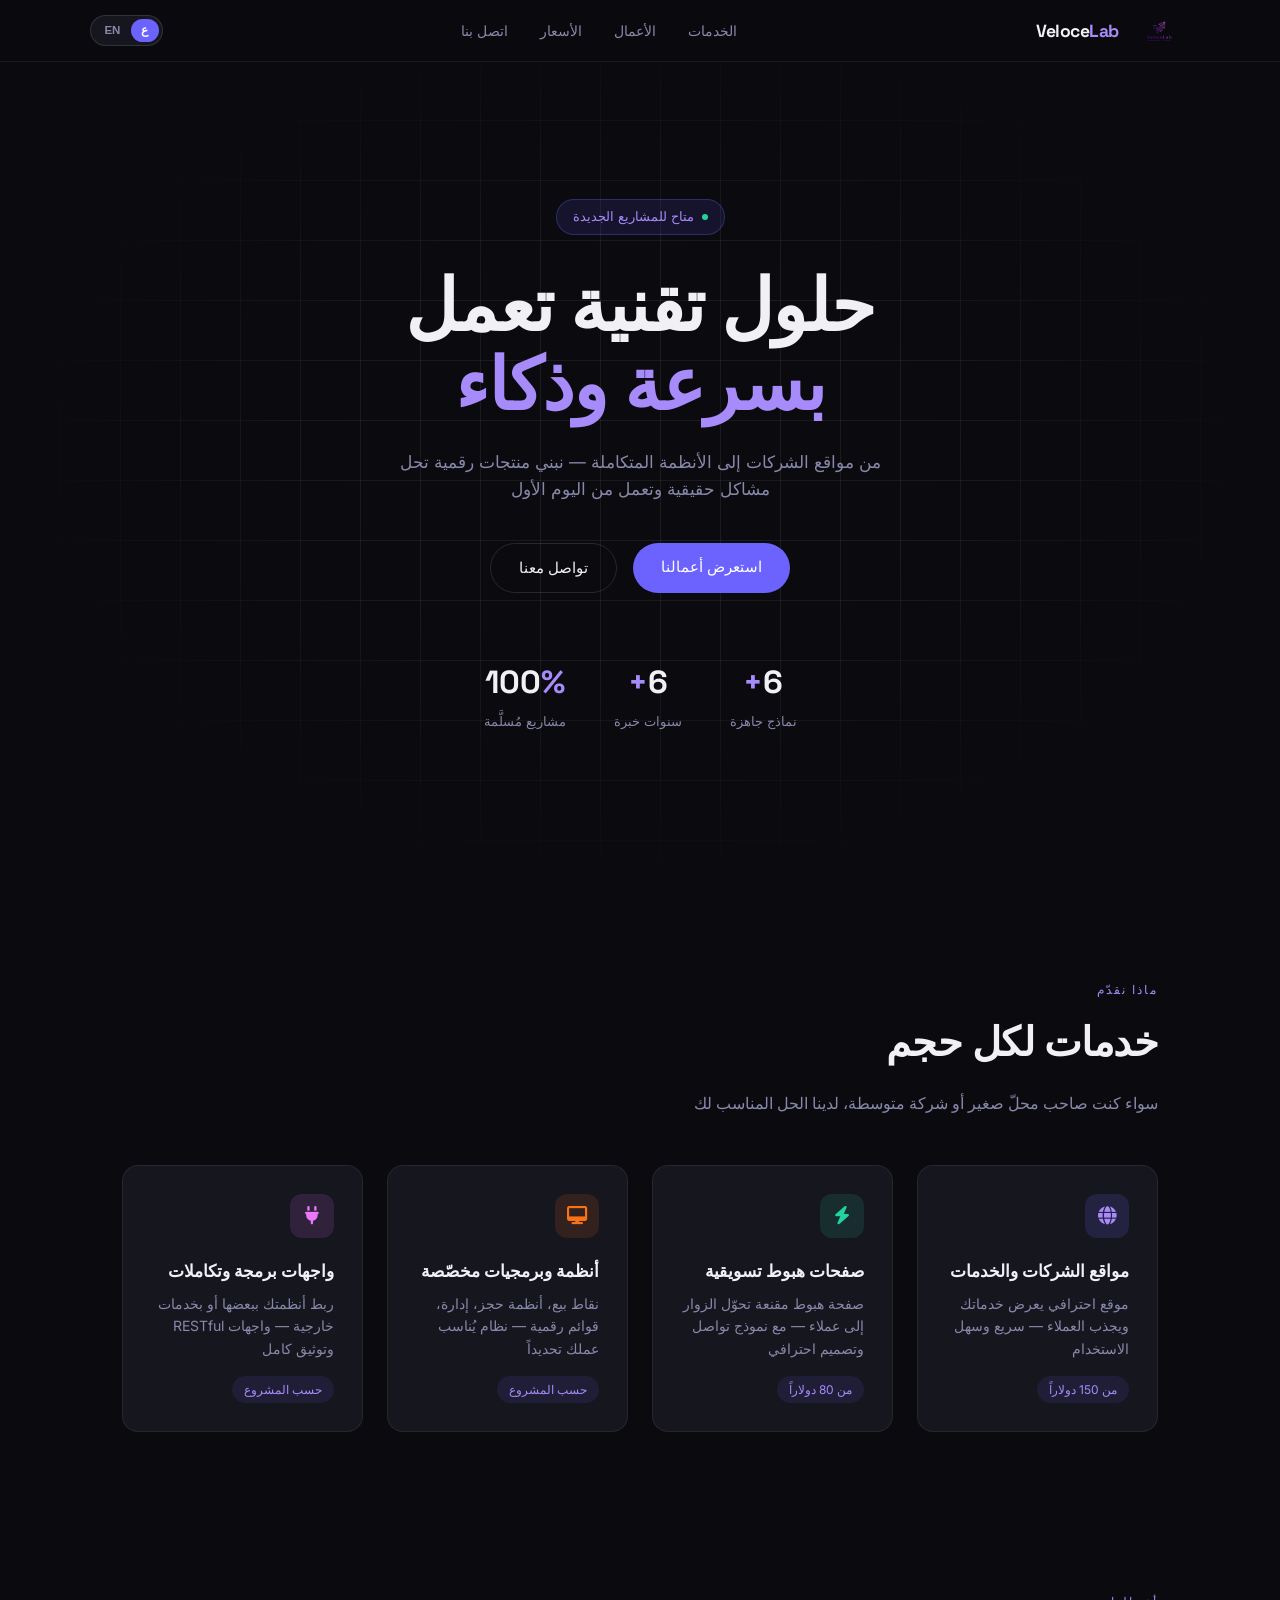
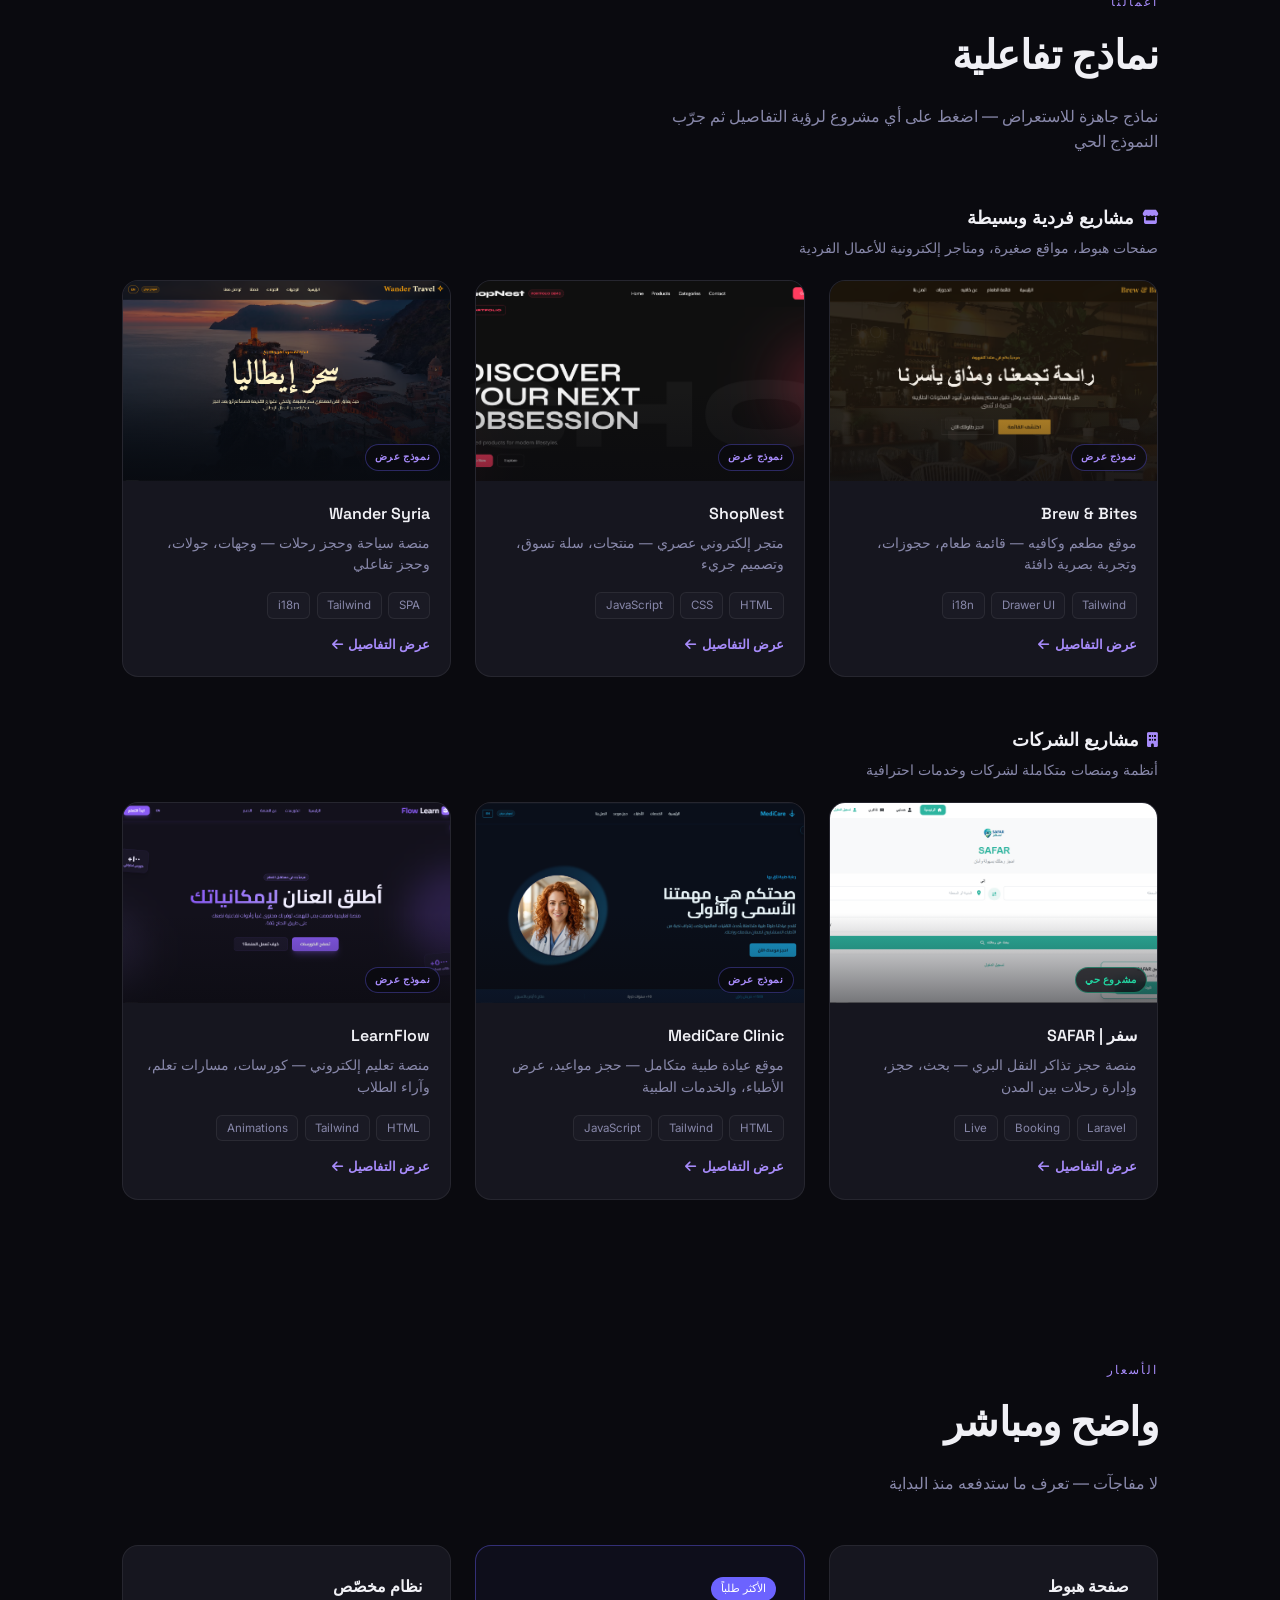
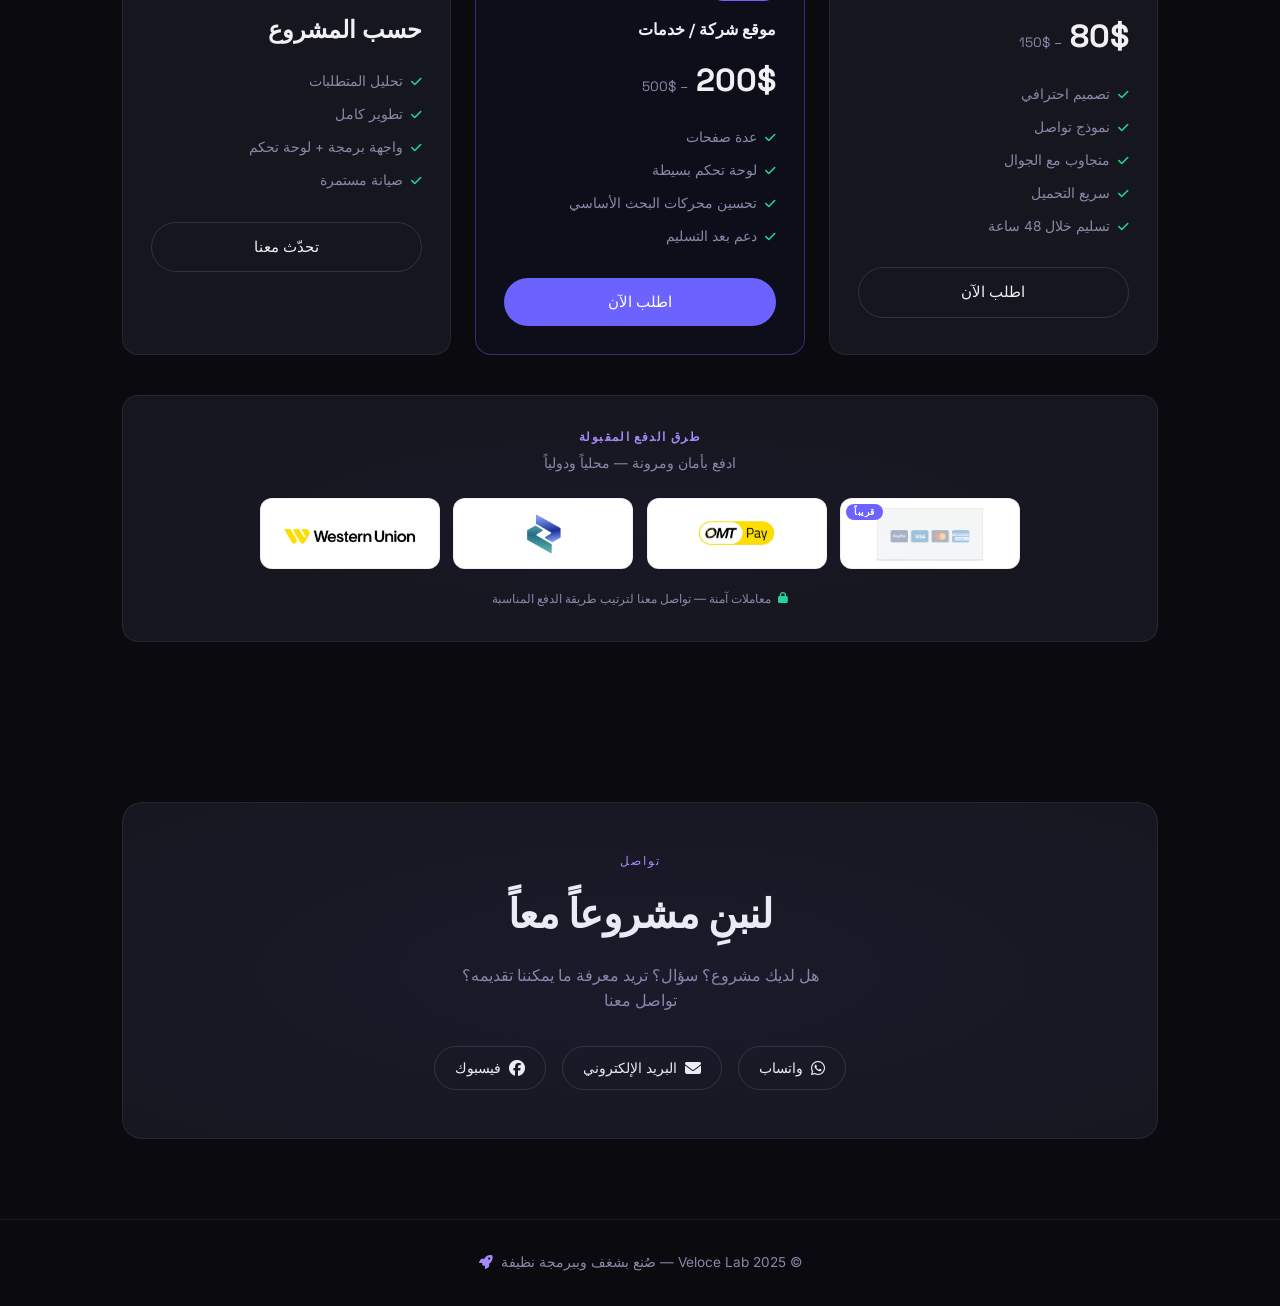
<file: index.html>
<!DOCTYPE html>
<html lang="ar" dir="rtl">
<head>
<meta charset="UTF-8">
<meta name="viewport" content="width=device-width, initial-scale=1.0">
<title>مختبر فيلوشي — حلول تقنية تعمل بسرعة وذكاء</title>
<meta name="description" content="Veloce Lab — معرض أعمال يضم نماذج تفاعلية لمواقع عيادات، سياحة، تعليم، مطاعم، ومتاجر إلكترونية.">
<meta property="og:title" content="Veloce Lab — Portfolio">
<meta property="og:description" content="نماذج تفاعلية جاهزة للاستعراض — مواقع وأنظمة ويب احترافية">
<meta property="og:image" content="logo.png">
<link rel="icon" href="logo.png" type="image/png">
<link rel="preconnect" href="https://fonts.googleapis.com">
<link href="https://fonts.googleapis.com/css2?family=Inter:wght@300;400;500;600&family=Space+Grotesk:wght@400;500;600;700&display=swap" rel="stylesheet">
<link rel="stylesheet" href="https://cdnjs.cloudflare.com/ajax/libs/font-awesome/6.5.1/css/all.min.css">
<style>
*{margin:0;padding:0;box-sizing:border-box}
:root{
  --bg:#0a0a0f;
  --bg2:#111118;
  --bg3:#1a1a24;
  --surface:#16161f;
  --border:rgba(255,255,255,0.07);
  --border2:rgba(255,255,255,0.12);
  --text:#f0f0f5;
  --muted:#8888aa;
  --accent:#6c63ff;
  --accent2:#a78bfa;
  --green:#22d3a0;
  --orange:#f97316;
  --pink:#e879f9;
}
html{scroll-behavior:smooth}
body{background:var(--bg);color:var(--text);font-family:'Inter',sans-serif;line-height:1.6;overflow-x:hidden}

/* NAV */
nav{position:fixed;top:0;left:0;right:0;z-index:100;padding:0.85rem 1.25rem;background:rgba(10,10,15,0.88);backdrop-filter:blur(20px);border-bottom:0.5px solid var(--border)}
.nav-inner{max-width:1100px;margin:0 auto;display:flex;align-items:center;justify-content:space-between;gap:1.5rem}
.logo-text{font-family:'Space Grotesk',sans-serif;font-size:1.1rem;font-weight:700;letter-spacing:-0.5px}
.logo-text span{color:var(--accent2)}
.logo-link{display:flex;align-items:center;gap:0.55rem;text-decoration:none;color:inherit;flex-shrink:0;z-index:102}
.logo-img{height:34px;width:auto;display:block}
.nav-menu{display:flex;align-items:center;flex:1;justify-content:center}
.nav-actions{display:flex;align-items:center;gap:0.65rem;z-index:102;flex-shrink:0}
.lang-toggle{display:inline-flex;align-items:center;gap:0;border:0.5px solid var(--border2);border-radius:999px;padding:3px;background:var(--surface);cursor:pointer;font-family:inherit}
.lang-opt{padding:0.35rem 0.65rem;border-radius:999px;font-size:0.72rem;font-weight:600;color:var(--muted);background:transparent;border:none;cursor:pointer;transition:all 0.25s;line-height:1}
.lang-opt.active{background:var(--accent);color:#fff}
.menu-toggle{display:none;flex-direction:column;justify-content:center;gap:5px;width:40px;height:40px;border:0.5px solid var(--border2);border-radius:12px;background:var(--surface);cursor:pointer;padding:0;transition:border-color 0.2s}
.menu-toggle:hover{border-color:var(--accent2)}
.menu-toggle .bar{display:block;width:18px;height:2px;background:var(--text);border-radius:2px;margin:0 auto;transition:all 0.3s ease}
.menu-toggle.open .bar:nth-child(1){transform:translateY(7px) rotate(45deg)}
.menu-toggle.open .bar:nth-child(2){opacity:0;transform:scaleX(0)}
.menu-toggle.open .bar:nth-child(3){transform:translateY(-7px) rotate(-45deg)}
.nav-links{display:flex;gap:2rem;list-style:none;align-items:center}
.nav-links a{color:var(--muted);text-decoration:none;font-size:0.9rem;transition:color 0.2s;white-space:nowrap}
.nav-links a:hover{color:var(--text)}
.nav-overlay{display:none;position:fixed;inset:0;background:rgba(0,0,0,0.5);backdrop-filter:blur(4px);z-index:99;opacity:0;transition:opacity 0.3s;pointer-events:none}
.nav-overlay.visible{opacity:1;pointer-events:auto}
body.menu-open{overflow:hidden}

@media(max-width:768px){
  nav{padding:0.75rem 1rem}
  .nav-inner{gap:0.75rem}
  .nav-menu{position:fixed;inset-inline:0;top:0;padding-top:4.5rem;padding-bottom:1.5rem;background:rgba(10,10,15,0.97);backdrop-filter:blur(24px);border-bottom:0.5px solid var(--border);transform:translateY(-110%);opacity:0;visibility:hidden;transition:transform 0.35s cubic-bezier(0.4,0,0.2,1),opacity 0.3s,visibility 0.3s;z-index:101;justify-content:center;flex:none}
  .nav-menu.open{transform:translateY(0);opacity:1;visibility:visible}
  .nav-links{flex-direction:column;gap:0;width:100%;max-width:320px;padding:0 1.5rem}
  .nav-links li{width:100%;border-bottom:0.5px solid var(--border)}
  .nav-links li:last-child{border-bottom:none}
  .nav-links a{display:block;padding:1rem 0.25rem;font-size:1.05rem;font-weight:500}
  .nav-overlay{display:block}
  .menu-toggle{display:flex}
}

/* HERO */
.hero{min-height:100vh;display:flex;flex-direction:column;align-items:center;justify-content:center;text-align:center;padding:6rem 2rem 4rem;position:relative;overflow:hidden}
.hero-tag{display:inline-flex;align-items:center;gap:0.5rem;background:rgba(108,99,255,0.12);border:0.5px solid rgba(108,99,255,0.3);border-radius:999px;padding:0.4rem 1rem;font-size:0.8rem;color:var(--accent2);margin-bottom:2rem;animation:fadeUp 0.8s ease both}
.dot{width:6px;height:6px;border-radius:50%;background:var(--green);animation:pulse 2s infinite;display:inline-block}
.hero h1{font-family:'Space Grotesk',sans-serif;font-size:clamp(2.5rem,6vw,4.5rem);font-weight:700;line-height:1.1;letter-spacing:-1px;animation:fadeUp 0.8s 0.1s ease both}
.hero h1 .line2{color:var(--accent2)}
.hero p{max-width:520px;color:var(--muted);font-size:1.05rem;margin:1.5rem auto 2.5rem;animation:fadeUp 0.8s 0.2s ease both}
.cta-group{display:flex;gap:1rem;justify-content:center;flex-wrap:wrap;animation:fadeUp 0.8s 0.3s ease both}
.btn-primary{background:var(--accent);color:#fff;padding:0.75rem 1.75rem;border-radius:999px;text-decoration:none;font-weight:500;font-size:0.95rem;transition:all 0.2s;border:none;cursor:pointer;display:inline-block}
.btn-primary:hover{background:var(--accent2);transform:translateY(-2px)}
.btn-ghost{background:transparent;color:var(--text);padding:0.75rem 1.75rem;border-radius:999px;text-decoration:none;font-weight:400;font-size:0.95rem;border:0.5px solid var(--border2);transition:all 0.2s;cursor:pointer;display:inline-block}
.btn-ghost:hover{border-color:var(--accent2);color:var(--accent2)}

/* GRID BG */
.grid-bg{position:absolute;inset:0;background-image:linear-gradient(var(--border) 1px,transparent 1px),linear-gradient(90deg,var(--border) 1px,transparent 1px);background-size:60px 60px;-webkit-mask-image:radial-gradient(ellipse at center,black 30%,transparent 70%);mask-image:radial-gradient(ellipse at center,black 30%,transparent 70%);pointer-events:none}

/* STATS */
.stats{display:flex;gap:3rem;justify-content:center;margin-top:4rem;animation:fadeUp 0.8s 0.4s ease both;flex-wrap:wrap}
.stat{text-align:center}
.stat-num{font-family:'Space Grotesk',sans-serif;font-size:2rem;font-weight:700;color:var(--text)}
.stat-num span{color:var(--accent2)}
.stat-label{font-size:0.8rem;color:var(--muted);margin-top:0.25rem}

/* SECTIONS */
section{padding:5rem 2rem;max-width:1100px;margin:0 auto}
.section-tag{font-size:0.75rem;color:var(--accent2);text-transform:uppercase;letter-spacing:2px;margin-bottom:0.75rem;font-weight:500}
.section-title{font-family:'Space Grotesk',sans-serif;font-size:clamp(1.8rem,4vw,2.5rem);font-weight:700;letter-spacing:-0.5px;margin-bottom:1rem}
.section-sub{color:var(--muted);max-width:500px;margin-bottom:3rem}

/* SERVICES */
.services-grid{display:grid;grid-template-columns:repeat(auto-fit,minmax(240px,1fr));gap:1.5rem}
.service-card{background:var(--surface);border:0.5px solid var(--border);border-radius:16px;padding:1.75rem;transition:all 0.3s;cursor:default;position:relative;overflow:hidden}
.service-card::before{content:'';position:absolute;inset:0;background:radial-gradient(circle at top right,rgba(108,99,255,0.06),transparent 60%);opacity:0;transition:opacity 0.3s}
.service-card:hover{border-color:var(--border2);transform:translateY(-4px)}
.service-card:hover::before{opacity:1}
.service-icon{width:44px;height:44px;border-radius:12px;display:flex;align-items:center;justify-content:center;margin-bottom:1.25rem;font-size:1.15rem}
.icon-purple{background:rgba(108,99,255,0.15);color:var(--accent2)}
.icon-green{background:rgba(34,211,160,0.12);color:var(--green)}
.icon-orange{background:rgba(249,115,22,0.12);color:var(--orange)}
.icon-pink{background:rgba(232,121,249,0.12);color:var(--pink)}
.service-card h3{font-family:'Space Grotesk',sans-serif;font-size:1.05rem;font-weight:600;margin-bottom:0.5rem}
.service-card p{font-size:0.88rem;color:var(--muted);line-height:1.6}
.service-tag{display:inline-block;margin-top:1rem;font-size:0.75rem;color:var(--accent2);background:rgba(108,99,255,0.1);border-radius:999px;padding:0.25rem 0.75rem}

/* PORTFOLIO */
.portfolio-grid{display:grid;grid-template-columns:repeat(auto-fit,minmax(300px,1fr));gap:1.5rem}
.project-card{background:var(--surface);border:0.5px solid var(--border);border-radius:16px;overflow:hidden;transition:all 0.3s;cursor:pointer;text-decoration:none;color:inherit;display:block}
.project-card:hover{border-color:var(--border2);transform:translateY(-4px)}
.demo-link{display:inline-flex;align-items:center;gap:0.35rem;margin-top:1rem;font-size:0.8rem;font-weight:600;color:var(--accent2);transition:gap 0.2s}
.project-card:hover .demo-link{gap:0.55rem}
html[dir="ltr"] .demo-link .fa-arrow-left{transform:scaleX(-1)}
.project-preview{height:200px;position:relative;overflow:hidden;background:var(--bg3)}
.preview-img{width:100%;height:100%;object-fit:cover;object-position:top center;transition:transform .45s ease}
.project-card:hover .preview-img{transform:scale(1.06)}
.preview-overlay{position:absolute;inset:0;background:linear-gradient(to top,rgba(10,10,15,.55),transparent 45%)}
.demo-badge-card{position:absolute;bottom:10px;inset-inline-start:10px;font-size:.65rem;font-weight:700;text-transform:uppercase;letter-spacing:.06em;padding:4px 9px;border-radius:999px;background:rgba(10,10,15,.75);border:0.5px solid rgba(108,99,255,.35);color:var(--accent2);backdrop-filter:blur(6px)}
.demo-badge-card.live{border-color:rgba(34,211,160,.45);color:var(--green)}
.portfolio-category{margin-bottom:3rem}
.portfolio-category:last-child{margin-bottom:0}
.portfolio-cat-title{font-family:'Space Grotesk',sans-serif;font-size:1.15rem;font-weight:600;margin-bottom:0.35rem;display:flex;align-items:center;gap:0.5rem}
.portfolio-cat-title i{font-size:0.9rem;color:var(--accent2)}
.portfolio-cat-sub{font-size:0.85rem;color:var(--muted);margin-bottom:1.25rem}
.project-info{padding:1.25rem}
.project-info h3{font-family:'Space Grotesk',sans-serif;font-size:1rem;font-weight:600;margin-bottom:0.4rem}
.project-info p{font-size:0.85rem;color:var(--muted);margin-bottom:1rem}
.tech-tags{display:flex;flex-wrap:wrap;gap:0.4rem}
.tech-tag{font-size:0.72rem;background:var(--bg3);border:0.5px solid var(--border);border-radius:6px;padding:0.2rem 0.6rem;color:var(--muted)}

/* PRICING */
.pricing-grid{display:grid;grid-template-columns:repeat(auto-fit,minmax(240px,1fr));gap:1.5rem}
.price-card{background:var(--surface);border:0.5px solid var(--border);border-radius:16px;padding:1.75rem;transition:all 0.3s}
.price-card.featured{border-color:rgba(108,99,255,0.4);background:rgba(108,99,255,0.05)}
.price-badge{display:inline-block;background:var(--accent);color:#fff;font-size:0.7rem;padding:0.2rem 0.6rem;border-radius:999px;margin-bottom:1rem}
.price-name{font-family:'Space Grotesk',sans-serif;font-size:1rem;font-weight:600;margin-bottom:0.5rem}
.price-amount{font-family:'Space Grotesk',sans-serif;font-size:2rem;font-weight:700;margin:0.75rem 0}
.price-amount small{font-size:0.85rem;color:var(--muted);font-weight:400}
.price-features{list-style:none;margin:1rem 0 1.5rem}
.price-features li{font-size:0.85rem;color:var(--muted);padding:0.35rem 0;display:flex;align-items:center;gap:0.5rem}
.check{color:var(--green);font-size:0.75rem}

.payment-section{margin-top:2.5rem;padding:2rem;background:var(--surface);border:0.5px solid var(--border);border-radius:16px;text-align:center;position:relative;overflow:hidden}
.payment-section::before{content:'';position:absolute;inset:0;background:radial-gradient(ellipse at center,rgba(108,99,255,0.04),transparent 70%);pointer-events:none}
.payment-head{position:relative;z-index:1}
.payment-title{font-size:0.72rem;color:var(--accent2);text-transform:uppercase;letter-spacing:0.12em;font-weight:600;margin-bottom:0.4rem}
.payment-sub{font-size:0.85rem;color:var(--muted);margin-bottom:1.5rem}
.payment-logos{position:relative;z-index:1;display:flex;flex-wrap:wrap;justify-content:center;align-items:stretch;gap:0.85rem}
.payment-item{flex:1 1 130px;max-width:180px;background:#fff;border:1px solid rgba(0,0,0,0.06);border-radius:12px;padding:0.45rem 0.65rem;min-height:64px;display:flex;align-items:center;justify-content:center;transition:all .25s;overflow:hidden;position:relative}
.payment-item:hover{border-color:rgba(108,99,255,0.4);box-shadow:0 6px 24px rgba(0,0,0,0.2);transform:translateY(-2px)}
.payment-item img{max-height:50px;max-width:158px;width:auto;object-fit:contain}
.payment-item.wide img{max-height:54px;max-width:168px}
.payment-item.soon img{opacity:0.4;filter:grayscale(0.15)}
.payment-item.soon:hover img{opacity:0.5}
.payment-soon{position:absolute;top:5px;inset-inline-end:5px;font-size:0.58rem;font-weight:700;text-transform:uppercase;letter-spacing:0.05em;padding:2px 8px;border-radius:999px;background:var(--accent);color:#fff;z-index:2;line-height:1.3}
.payment-note{position:relative;z-index:1;margin-top:1.25rem;font-size:0.75rem;color:var(--muted);display:inline-flex;align-items:center;gap:0.4rem}
.payment-note i{color:var(--green);font-size:0.7rem}

@media(max-width:640px){
  .payment-item{flex:1 1 calc(50% - 0.85rem);max-width:none}
}

/* CONTACT */
.contact-wrap{background:var(--surface);border:0.5px solid var(--border);border-radius:20px;padding:3rem;text-align:center;position:relative;overflow:hidden}
.contact-wrap::before{content:'';position:absolute;top:-50%;left:-50%;width:200%;height:200%;background:radial-gradient(ellipse at center,rgba(108,99,255,0.05),transparent 60%);pointer-events:none}
.contact-links{display:flex;gap:1rem;justify-content:center;flex-wrap:wrap;margin-top:2rem}
.contact-link{display:flex;align-items:center;gap:0.5rem;padding:0.6rem 1.25rem;border:0.5px solid var(--border2);border-radius:999px;text-decoration:none;color:var(--text);font-size:0.9rem;transition:all 0.2s}
.contact-link:hover{border-color:var(--accent2);color:var(--accent2)}
.contact-link i{font-size:1rem}

/* FOOTER */
footer{border-top:0.5px solid var(--border);padding:2rem;text-align:center;color:var(--muted);font-size:0.85rem}
footer i{color:var(--accent2);margin-inline-start:0.25rem}

@media(prefers-reduced-motion:reduce){
  html{scroll-behavior:auto}
  .preview-img,.project-card:hover .preview-img,.btn-primary:hover,.btn-ghost:hover,.service-card:hover,.project-card:hover,.payment-item:hover{transform:none;transition:none}
  .dot{animation:none}
}

/* ANIMATIONS */
@keyframes fadeUp{from{opacity:0;transform:translateY(24px)}to{opacity:1;transform:translateY(0)}}
@keyframes pulse{0%,100%{opacity:1;transform:scale(1)}50%{opacity:0.5;transform:scale(0.8)}}
@keyframes widthPulse{from{opacity:0.5}to{opacity:1}}
@keyframes float{0%,100%{transform:translateY(0)}50%{transform:translateY(-8px)}}

/* SCROLL REVEAL */
.reveal{opacity:0;transform:translateY(30px);transition:all 0.7s ease}
.reveal.visible{opacity:1;transform:translateY(0)}
</style>
</head>
<body>

<!-- NAV -->
<div class="nav-overlay" id="navOverlay"></div>
<nav>
  <div class="nav-inner">
    <a href="#" class="logo-link">
      <img src="logo.png" alt="Veloce Lab" class="logo-img">
      <span class="logo-text">Veloce<span>Lab</span></span>
    </a>
    <div class="nav-menu" id="navMenu">
      <ul class="nav-links">
        <li><a href="#services" data-i18n="nav.services">الخدمات</a></li>
        <li><a href="#portfolio" data-i18n="nav.portfolio">الأعمال</a></li>
        <li><a href="#pricing" data-i18n="nav.pricing">الأسعار</a></li>
        <li><a href="#contact" data-i18n="nav.contact">اتصل بنا</a></li>
      </ul>
    </div>
    <div class="nav-actions">
      <div class="lang-toggle" role="group" aria-label="Language">
        <button class="lang-opt active" data-lang="ar" type="button">ع</button>
        <button class="lang-opt" data-lang="en" type="button">EN</button>
      </div>
      <button class="menu-toggle" id="menuToggle" type="button" aria-label="القائمة" aria-expanded="false">
        <span class="bar"></span>
        <span class="bar"></span>
        <span class="bar"></span>
      </button>
    </div>
  </div>
</nav>

<!-- HERO -->
<div class="hero">
  <div class="grid-bg"></div>
  <div class="hero-tag"><span class="dot"></span> <span data-i18n="hero.tag">متاح للمشاريع الجديدة</span></div>
  <h1 data-i18n-html="hero.title">حلول تقنية تعمل<br><span class="line2">بسرعة وذكاء</span></h1>
  <p data-i18n="hero.subtitle">من مواقع الشركات إلى الأنظمة المتكاملة — نبني منتجات رقمية تحل مشاكل حقيقية وتعمل من اليوم الأول</p>
  <div class="cta-group">
    <a href="#portfolio" class="btn-primary" data-i18n="hero.cta1">استعرض أعمالنا</a>
    <a href="#contact" class="btn-ghost" data-i18n="hero.cta2">تواصل معنا</a>
  </div>
  <div class="stats">
    <div class="stat"><div class="stat-num">6<span>+</span></div><div class="stat-label" data-i18n="stats.systems">نماذج جاهزة</div></div>
    <div class="stat"><div class="stat-num">6<span>+</span></div><div class="stat-label" data-i18n="stats.experience">سنوات خبرة</div></div>
    <div class="stat"><div class="stat-num">100<span>%</span></div><div class="stat-label" data-i18n="stats.delivered">مشاريع مُسلَّمة</div></div>
  </div>
</div>

<!-- SERVICES -->
<section id="services">
  <div class="reveal">
    <div class="section-tag" data-i18n="services.tag">ماذا نقدّم</div>
    <h2 class="section-title" data-i18n="services.title">خدمات لكل حجم</h2>
    <p class="section-sub" data-i18n="services.sub">سواء كنت صاحب محلّ صغير أو شركة متوسطة، لدينا الحل المناسب لك</p>
  </div>
  <div class="services-grid reveal">
    <div class="service-card">
      <div class="service-icon icon-purple"><i class="fa-solid fa-globe"></i></div>
      <h3 data-i18n="services.s1.title">مواقع الشركات والخدمات</h3>
      <p data-i18n="services.s1.desc">موقع احترافي يعرض خدماتك ويجذب العملاء — سريع وسهل الاستخدام</p>
      <span class="service-tag" data-i18n="services.s1.price">من 150 دولاراً</span>
    </div>
    <div class="service-card">
      <div class="service-icon icon-green"><i class="fa-solid fa-bolt"></i></div>
      <h3 data-i18n="services.s2.title">صفحات هبوط تسويقية</h3>
      <p data-i18n="services.s2.desc">صفحة هبوط مقنعة تحوّل الزوار إلى عملاء — مع نموذج تواصل وتصميم احترافي</p>
      <span class="service-tag" data-i18n="services.s2.price">من 80 دولاراً</span>
    </div>
    <div class="service-card">
      <div class="service-icon icon-orange"><i class="fa-solid fa-desktop"></i></div>
      <h3 data-i18n="services.s3.title">أنظمة وبرمجيات مخصّصة</h3>
      <p data-i18n="services.s3.desc">نقاط بيع، أنظمة حجز، إدارة، قوائم رقمية — نظام يُناسب عملك تحديداً</p>
      <span class="service-tag" data-i18n="services.s3.price">حسب المشروع</span>
    </div>
    <div class="service-card">
      <div class="service-icon icon-pink"><i class="fa-solid fa-plug"></i></div>
      <h3 data-i18n="services.s4.title">واجهات برمجة وتكاملات</h3>
      <p data-i18n="services.s4.desc">ربط أنظمتك ببعضها أو بخدمات خارجية — واجهات RESTful وتوثيق كامل</p>
      <span class="service-tag" data-i18n="services.s4.price">حسب المشروع</span>
    </div>
  </div>
</section>

<!-- PORTFOLIO -->
<section id="portfolio">
  <div class="reveal">
    <div class="section-tag" data-i18n="portfolio.tag">أعمالنا</div>
    <h2 class="section-title" data-i18n="portfolio.title">نماذج تفاعلية</h2>
    <p class="section-sub" data-i18n="portfolio.sub">نماذج جاهزة للاستعراض — اضغط على أي مشروع لرؤية التفاصيل ثم جرّب النموذج الحي</p>
  </div>
  <div class="portfolio-category reveal">
    <h3 class="portfolio-cat-title"><i class="fa-solid fa-store"></i> <span data-i18n="portfolio.simple.title">مشاريع فردية وبسيطة</span></h3>
    <p class="portfolio-cat-sub" data-i18n="portfolio.simple.sub">صفحات هبوط، مواقع صغيرة، ومتاجر إلكترونية للأعمال الفردية</p>
    <div class="portfolio-grid">

      <a href="projects/brew-bites.html" class="project-card">
        <div class="project-preview">
          <img src="assets/Brew%20%26%20Bites.png" alt="Brew &amp; Bites" class="preview-img" loading="lazy">
          <div class="preview-overlay"></div>
          <span class="demo-badge-card" data-i18n="projects.badge">نموذج عرض</span>
        </div>
        <div class="project-info">
          <h3 data-i18n="projects.p4.title">Brew &amp; Bites</h3>
          <p data-i18n="projects.p4.desc">موقع مطعم وكافيه — قائمة طعام، حجوزات، وتجربة بصرية دافئة</p>
          <div class="tech-tags">
            <span class="tech-tag">Tailwind</span>
            <span class="tech-tag">Drawer UI</span>
            <span class="tech-tag">i18n</span>
          </div>
          <span class="demo-link"><span data-i18n="projects.demo">عرض التفاصيل</span> <i class="fa-solid fa-arrow-left"></i></span>
        </div>
      </a>

      <a href="projects/shopnest.html" class="project-card">
        <div class="project-preview">
          <img src="assets/store.png" alt="ShopNest" class="preview-img" loading="lazy">
          <div class="preview-overlay"></div>
          <span class="demo-badge-card" data-i18n="projects.badge">نموذج عرض</span>
        </div>
        <div class="project-info">
          <h3 data-i18n="projects.p5.title">ShopNest</h3>
          <p data-i18n="projects.p5.desc">متجر إلكتروني عصري — منتجات، سلة تسوق، وتصميم جريء</p>
          <div class="tech-tags">
            <span class="tech-tag">HTML</span>
            <span class="tech-tag">CSS</span>
            <span class="tech-tag">JavaScript</span>
          </div>
          <span class="demo-link"><span data-i18n="projects.demo">عرض التفاصيل</span> <i class="fa-solid fa-arrow-left"></i></span>
        </div>
      </a>

      <a href="projects/travil.html" class="project-card">
        <div class="project-preview">
          <img src="assets/travel.png" alt="Wander Syria" class="preview-img" loading="lazy">
          <div class="preview-overlay"></div>
          <span class="demo-badge-card" data-i18n="projects.badge">نموذج عرض</span>
        </div>
        <div class="project-info">
          <h3 data-i18n="projects.p2.title">Wander Syria</h3>
          <p data-i18n="projects.p2.desc">منصة سياحة وحجز رحلات — وجهات، جولات، وحجز تفاعلي</p>
          <div class="tech-tags">
            <span class="tech-tag">SPA</span>
            <span class="tech-tag">Tailwind</span>
            <span class="tech-tag">i18n</span>
          </div>
          <span class="demo-link"><span data-i18n="projects.demo">عرض التفاصيل</span> <i class="fa-solid fa-arrow-left"></i></span>
        </div>
      </a>

    </div>
  </div>

  <div class="portfolio-category reveal">
    <h3 class="portfolio-cat-title"><i class="fa-solid fa-building"></i> <span data-i18n="portfolio.enterprise.title">مشاريع الشركات</span></h3>
    <p class="portfolio-cat-sub" data-i18n="portfolio.enterprise.sub">أنظمة ومنصات متكاملة لشركات وخدمات احترافية</p>
    <div class="portfolio-grid">

      <a href="projects/safar.html" class="project-card">
        <div class="project-preview">
          <img src="assets/safar.png" alt="SAFAR" class="preview-img" loading="lazy">
          <div class="preview-overlay"></div>
          <span class="demo-badge-card live" data-i18n="projects.badge.live">مشروع حي</span>
        </div>
        <div class="project-info">
          <h3 data-i18n="projects.p6.title">سفر | SAFAR</h3>
          <p data-i18n="projects.p6.desc">منصة حجز تذاكر النقل البري — بحث، حجز، وإدارة رحلات بين المدن</p>
          <div class="tech-tags">
            <span class="tech-tag">Laravel</span>
            <span class="tech-tag">Booking</span>
            <span class="tech-tag">Live</span>
          </div>
          <span class="demo-link"><span data-i18n="projects.demo">عرض التفاصيل</span> <i class="fa-solid fa-arrow-left"></i></span>
        </div>
      </a>

      <a href="projects/clinic.html" class="project-card">
        <div class="project-preview">
          <img src="assets/clinic.png" alt="MediCare Clinic" class="preview-img" loading="lazy">
          <div class="preview-overlay"></div>
          <span class="demo-badge-card" data-i18n="projects.badge">نموذج عرض</span>
        </div>
        <div class="project-info">
          <h3 data-i18n="projects.p1.title">MediCare Clinic</h3>
          <p data-i18n="projects.p1.desc">موقع عيادة طبية متكامل — حجز مواعيد، عرض الأطباء، والخدمات الطبية</p>
          <div class="tech-tags">
            <span class="tech-tag">HTML</span>
            <span class="tech-tag">Tailwind</span>
            <span class="tech-tag">JavaScript</span>
          </div>
          <span class="demo-link"><span data-i18n="projects.demo">عرض التفاصيل</span> <i class="fa-solid fa-arrow-left"></i></span>
        </div>
      </a>

      <a href="projects/educational.html" class="project-card">
        <div class="project-preview">
          <img src="assets/educational.png" alt="LearnFlow" class="preview-img" loading="lazy">
          <div class="preview-overlay"></div>
          <span class="demo-badge-card" data-i18n="projects.badge">نموذج عرض</span>
        </div>
        <div class="project-info">
          <h3 data-i18n="projects.p3.title">LearnFlow</h3>
          <p data-i18n="projects.p3.desc">منصة تعليم إلكتروني — كورسات، مسارات تعلم، وآراء الطلاب</p>
          <div class="tech-tags">
            <span class="tech-tag">HTML</span>
            <span class="tech-tag">Tailwind</span>
            <span class="tech-tag">Animations</span>
          </div>
          <span class="demo-link"><span data-i18n="projects.demo">عرض التفاصيل</span> <i class="fa-solid fa-arrow-left"></i></span>
        </div>
      </a>

    </div>
  </div>
</section>

<!-- PRICING -->
<section id="pricing">
  <div class="reveal">
    <div class="section-tag" data-i18n="pricing.tag">الأسعار</div>
    <h2 class="section-title" data-i18n="pricing.title">واضح ومباشر</h2>
    <p class="section-sub" data-i18n="pricing.sub">لا مفاجآت — تعرف ما ستدفعه منذ البداية</p>
  </div>
  <div class="pricing-grid reveal">
    <div class="price-card">
      <div class="price-name" data-i18n="pricing.p1.name">صفحة هبوط</div>
      <div class="price-amount">80$ <small>– 150$</small></div>
      <ul class="price-features">
        <li><i class="fa-solid fa-check check"></i> <span data-i18n="pricing.p1.f1">تصميم احترافي</span></li>
        <li><i class="fa-solid fa-check check"></i> <span data-i18n="pricing.p1.f2">نموذج تواصل</span></li>
        <li><i class="fa-solid fa-check check"></i> <span data-i18n="pricing.p1.f3">متجاوب مع الجوال</span></li>
        <li><i class="fa-solid fa-check check"></i> <span data-i18n="pricing.p1.f4">سريع التحميل</span></li>
        <li><i class="fa-solid fa-check check"></i> <span data-i18n="pricing.p1.f5">تسليم خلال 48 ساعة</span></li>
      </ul>
      <a href="#contact" class="btn-ghost" style="display:block;text-align:center" data-i18n="pricing.order">اطلب الآن</a>
    </div>
    <div class="price-card featured">
      <div class="price-badge" data-i18n="pricing.popular">الأكثر طلباً</div>
      <div class="price-name" data-i18n="pricing.p2.name">موقع شركة / خدمات</div>
      <div class="price-amount">200$ <small>– 500$</small></div>
      <ul class="price-features">
        <li><i class="fa-solid fa-check check"></i> <span data-i18n="pricing.p2.f1">عدة صفحات</span></li>
        <li><i class="fa-solid fa-check check"></i> <span data-i18n="pricing.p2.f2">لوحة تحكم بسيطة</span></li>
        <li><i class="fa-solid fa-check check"></i> <span data-i18n="pricing.p2.f3">تحسين محركات البحث الأساسي</span></li>
        <li><i class="fa-solid fa-check check"></i> <span data-i18n="pricing.p2.f4">دعم بعد التسليم</span></li>
      </ul>
      <a href="#contact" class="btn-primary" style="display:block;text-align:center" data-i18n="pricing.order">اطلب الآن</a>
    </div>
    <div class="price-card">
      <div class="price-name" data-i18n="pricing.p3.name">نظام مخصّص</div>
      <div class="price-amount" style="font-size:1.5rem" data-i18n="pricing.p3.price">حسب المشروع</div>
      <ul class="price-features">
        <li><i class="fa-solid fa-check check"></i> <span data-i18n="pricing.p3.f1">تحليل المتطلبات</span></li>
        <li><i class="fa-solid fa-check check"></i> <span data-i18n="pricing.p3.f2">تطوير كامل</span></li>
        <li><i class="fa-solid fa-check check"></i> <span data-i18n="pricing.p3.f3">واجهة برمجة + لوحة تحكم</span></li>
        <li><i class="fa-solid fa-check check"></i> <span data-i18n="pricing.p3.f4">صيانة مستمرة</span></li>
      </ul>
      <a href="#contact" class="btn-ghost" style="display:block;text-align:center" data-i18n="pricing.talk">تحدّث معنا</a>
    </div>
  </div>

  <div class="payment-section reveal">
    <div class="payment-head">
      <div class="payment-title" data-i18n="payment.title">طرق الدفع المقبولة</div>
      <p class="payment-sub" data-i18n="payment.sub">ادفع بأمان ومرونة — محلياً ودولياً</p>
    </div>
    <div class="payment-logos">
      <div class="payment-item wide soon" title="Credit &amp; Debit Cards">
        <span class="payment-soon" data-i18n="payment.soon">Soon</span>
        <img src="assets/credit-card.png" alt="Visa, Mastercard, PayPal" loading="lazy">
      </div>
      <div class="payment-item" title="OMT Pay">
        <img src="assets/omt-pay.jpg" alt="OMT Pay" loading="lazy">
      </div>
      <div class="payment-item" title="Sham Cash">
        <img src="assets/shamcash.jpg" alt="Sham Cash" loading="lazy">
      </div>
      <div class="payment-item" title="Western Union">
        <img src="assets/westren-union.png" alt="Western Union" loading="lazy">
      </div>
    </div>
    <p class="payment-note"><i class="fa-solid fa-lock"></i> <span data-i18n="payment.note">معاملات آمنة — تواصل معنا لترتيب طريقة الدفع المناسبة</span></p>
  </div>
</section>

<!-- CONTACT -->
<section id="contact">
  <div class="contact-wrap reveal">
    <div class="section-tag" style="text-align:center" data-i18n="contact.tag">تواصل</div>
    <h2 class="section-title" style="text-align:center" data-i18n="contact.title">لنبنِ مشروعاً معاً</h2>
    <p style="color:var(--muted);text-align:center;max-width:400px;margin:0 auto" data-i18n="contact.sub">هل لديك مشروع؟ سؤال؟ تريد معرفة ما يمكننا تقديمه؟ تواصل معنا</p>
    <div class="contact-links">
      <a href="https://wa.me/96171208122" class="contact-link"><i class="fa-brands fa-whatsapp"></i> <span data-i18n="contact.whatsapp">واتساب</span></a>
      <a href="mailto:hello@velocelab.com" class="contact-link"><i class="fa-solid fa-envelope"></i> <span data-i18n="contact.email">البريد الإلكتروني</span></a>
      <a href="#" class="contact-link"><i class="fa-brands fa-facebook"></i> <span data-i18n="contact.facebook">فيسبوك</span></a>
    </div>
  </div>
</section>

<footer>
  <p data-i18n-html="footer.text">© 2025 Veloce Lab — صُنع بشغف وببرمجة نظيفة <i class="fa-solid fa-rocket"></i></p>
</footer>

<script>
const i18n = {
  ar: {
    pageTitle: 'مختبر فيلوشي — حلول تقنية تعمل بسرعة وذكاء',
    menuLabel: 'القائمة',
    'nav.services': 'الخدمات',
    'nav.portfolio': 'الأعمال',
    'nav.pricing': 'الأسعار',
    'nav.contact': 'اتصل بنا',
    'hero.tag': 'متاح للمشاريع الجديدة',
    'hero.title': 'حلول تقنية تعمل<br><span class="line2">بسرعة وذكاء</span>',
    'hero.subtitle': 'من مواقع الشركات إلى الأنظمة المتكاملة — نبني منتجات رقمية تحل مشاكل حقيقية وتعمل من اليوم الأول',
    'hero.cta1': 'استعرض أعمالنا',
    'hero.cta2': 'تواصل معنا',
    'stats.systems': 'نماذج جاهزة',
    'stats.experience': 'سنوات خبرة',
    'stats.delivered': 'مشاريع مُسلَّمة',
    'services.tag': 'ماذا نقدّم',
    'services.title': 'خدمات لكل حجم',
    'services.sub': 'سواء كنت صاحب محلّ صغير أو شركة متوسطة، لدينا الحل المناسب لك',
    'services.s1.title': 'مواقع الشركات والخدمات',
    'services.s1.desc': 'موقع احترافي يعرض خدماتك ويجذب العملاء — سريع وسهل الاستخدام',
    'services.s1.price': 'من 150 دولاراً',
    'services.s2.title': 'صفحات هبوط تسويقية',
    'services.s2.desc': 'صفحة هبوط مقنعة تحوّل الزوار إلى عملاء — مع نموذج تواصل وتصميم احترافي',
    'services.s2.price': 'من 80 دولاراً',
    'services.s3.title': 'أنظمة وبرمجيات مخصّصة',
    'services.s3.desc': 'نقاط بيع، أنظمة حجز، إدارة، قوائم رقمية — نظام يُناسب عملك تحديداً',
    'services.s3.price': 'حسب المشروع',
    'services.s4.title': 'واجهات برمجة وتكاملات',
    'services.s4.desc': 'ربط أنظمتك ببعضها أو بخدمات خارجية — واجهات RESTful وتوثيق كامل',
    'services.s4.price': 'حسب المشروع',
    'portfolio.tag': 'أعمالنا',
    'portfolio.title': 'نماذج تفاعلية',
    'portfolio.sub': 'نماذج جاهزة للاستعراض — اضغط على أي مشروع لرؤية التفاصيل ثم جرّب النموذج الحي',
    'portfolio.simple.title': 'مشاريع فردية وبسيطة',
    'portfolio.simple.sub': 'صفحات هبوط، مواقع صغيرة، ومتاجر إلكترونية للأعمال الفردية',
    'portfolio.enterprise.title': 'مشاريع الشركات',
    'portfolio.enterprise.sub': 'أنظمة ومنصات متكاملة لشركات وخدمات احترافية',
    'projects.badge': 'نموذج عرض',
    'projects.badge.live': 'مشروع حي',
    'projects.demo': 'عرض التفاصيل',
    'projects.p1.title': 'MediCare Clinic',
    'projects.p1.desc': 'موقع عيادة طبية متكامل — حجز مواعيد، عرض الأطباء، والخدمات الطبية',
    'projects.p2.title': 'Wander Syria',
    'projects.p2.desc': 'منصة سياحة وحجز رحلات — وجهات، جولات، وحجز تفاعلي',
    'projects.p3.title': 'LearnFlow',
    'projects.p3.desc': 'منصة تعليم إلكتروني — كورسات، مسارات تعلم، وآراء الطلاب',
    'projects.p4.title': 'Brew & Bites',
    'projects.p4.desc': 'موقع مطعم وكافيه — قائمة طعام، حجوزات، وتجربة بصرية دافئة',
    'projects.p5.title': 'ShopNest',
    'projects.p5.desc': 'متجر إلكتروني عصري — منتجات، سلة تسوق، وتصميم جريء',
    'projects.p6.title': 'سفر | SAFAR',
    'projects.p6.desc': 'منصة حجز تذاكر النقل البري — بحث، حجز، وإدارة رحلات بين المدن',
    'pricing.tag': 'الأسعار',
    'pricing.title': 'واضح ومباشر',
    'pricing.sub': 'لا مفاجآت — تعرف ما ستدفعه منذ البداية',
    'pricing.p1.name': 'صفحة هبوط',
    'pricing.p1.f1': 'تصميم احترافي',
    'pricing.p1.f2': 'نموذج تواصل',
    'pricing.p1.f3': 'متجاوب مع الجوال',
    'pricing.p1.f4': 'سريع التحميل',
    'pricing.p1.f5': 'تسليم خلال 48 ساعة',
    'pricing.popular': 'الأكثر طلباً',
    'pricing.p2.name': 'موقع شركة / خدمات',
    'pricing.p2.f1': 'عدة صفحات',
    'pricing.p2.f2': 'لوحة تحكم بسيطة',
    'pricing.p2.f3': 'تحسين محركات البحث الأساسي',
    'pricing.p2.f4': 'دعم بعد التسليم',
    'pricing.p3.name': 'نظام مخصّص',
    'pricing.p3.price': 'حسب المشروع',
    'pricing.p3.f1': 'تحليل المتطلبات',
    'pricing.p3.f2': 'تطوير كامل',
    'pricing.p3.f3': 'واجهة برمجة + لوحة تحكم',
    'pricing.p3.f4': 'صيانة مستمرة',
    'pricing.order': 'اطلب الآن',
    'pricing.talk': 'تحدّث معنا',
    'payment.title': 'طرق الدفع المقبولة',
    'payment.sub': 'ادفع بأمان ومرونة — محلياً ودولياً',
    'payment.note': 'معاملات آمنة — تواصل معنا لترتيب طريقة الدفع المناسبة',
    'payment.soon': 'قريباً',
    'contact.tag': 'تواصل',
    'contact.title': 'لنبنِ مشروعاً معاً',
    'contact.sub': 'هل لديك مشروع؟ سؤال؟ تريد معرفة ما يمكننا تقديمه؟ تواصل معنا',
    'contact.whatsapp': 'واتساب',
    'contact.email': 'البريد الإلكتروني',
    'contact.facebook': 'فيسبوك',
    'footer.text': '© 2025 Veloce Lab — صُنع بشغف وببرمجة نظيفة <i class="fa-solid fa-rocket"></i>'
  },
  en: {
    pageTitle: 'Veloce Lab — Fast, Smart Tech Solutions',
    menuLabel: 'Menu',
    'nav.services': 'Services',
    'nav.portfolio': 'Portfolio',
    'nav.pricing': 'Pricing',
    'nav.contact': 'Contact',
    'hero.tag': 'Available for new projects',
    'hero.title': 'Tech solutions that work<br><span class="line2">fast and smart</span>',
    'hero.subtitle': 'From corporate websites to integrated systems — we build digital products that solve real problems and work from day one',
    'hero.cta1': 'View our work',
    'hero.cta2': 'Get in touch',
    'stats.systems': 'Ready demos',
    'stats.experience': 'Years of experience',
    'stats.delivered': 'Projects delivered',
    'services.tag': 'What we offer',
    'services.title': 'Services for every scale',
    'services.sub': 'Whether you run a small shop or a mid-size company, we have the right solution for you',
    'services.s1.title': 'Corporate & service websites',
    'services.s1.desc': 'A professional site that showcases your services and attracts clients — fast and easy to use',
    'services.s1.price': 'From $150',
    'services.s2.title': 'Marketing landing pages',
    'services.s2.desc': 'A compelling landing page that turns visitors into customers — with a contact form and polished design',
    'services.s2.price': 'From $80',
    'services.s3.title': 'Custom systems & software',
    'services.s3.desc': 'POS, booking systems, management, digital menus — a system tailored to your business',
    'services.s3.price': 'Project-based',
    'services.s4.title': 'APIs & integrations',
    'services.s4.desc': 'Connect your systems together or with external services — RESTful APIs and full documentation',
    'services.s4.price': 'Project-based',
    'portfolio.tag': 'Our work',
    'portfolio.title': 'Interactive Demos',
    'portfolio.sub': 'Ready-to-explore demos — click any project for details, then try the live version',
    'portfolio.simple.title': 'Simple & Individual Projects',
    'portfolio.simple.sub': 'Landing pages, small business sites, and compact e-commerce stores',
    'portfolio.enterprise.title': 'Company Projects',
    'portfolio.enterprise.sub': 'Integrated systems and platforms for professional businesses',
    'projects.badge': 'Portfolio Demo',
    'projects.badge.live': 'Live Project',
    'projects.demo': 'View Details',
    'projects.p1.title': 'MediCare Clinic',
    'projects.p1.desc': 'Full medical clinic website — appointments, doctors, and healthcare services',
    'projects.p2.title': 'Wander Syria',
    'projects.p2.desc': 'Travel and booking platform — destinations, tours, and interactive booking',
    'projects.p3.title': 'LearnFlow',
    'projects.p3.desc': 'E-learning platform — courses, learning paths, and student testimonials',
    'projects.p4.title': 'Brew & Bites',
    'projects.p4.desc': 'Restaurant and café website — menu, reservations, and warm visual experience',
    'projects.p5.title': 'ShopNest',
    'projects.p5.desc': 'Modern e-commerce store — products, shopping cart, and bold design',
    'projects.p6.title': 'SAFAR | Bus Travel',
    'projects.p6.desc': 'Intercity bus ticket booking platform — search, book, and manage trips between cities',
    'pricing.tag': 'Pricing',
    'pricing.title': 'Clear and straightforward',
    'pricing.sub': 'No surprises — you know what you pay from the start',
    'pricing.p1.name': 'Landing page',
    'pricing.p1.f1': 'Professional design',
    'pricing.p1.f2': 'Contact form',
    'pricing.p1.f3': 'Mobile responsive',
    'pricing.p1.f4': 'Fast loading',
    'pricing.p1.f5': 'Delivery within 48 hours',
    'pricing.popular': 'Most popular',
    'pricing.p2.name': 'Company / services website',
    'pricing.p2.f1': 'Multiple pages',
    'pricing.p2.f2': 'Simple admin panel',
    'pricing.p2.f3': 'Basic SEO',
    'pricing.p2.f4': 'Post-delivery support',
    'pricing.p3.name': 'Custom system',
    'pricing.p3.price': 'Project-based',
    'pricing.p3.f1': 'Requirements analysis',
    'pricing.p3.f2': 'Full development',
    'pricing.p3.f3': 'API + dashboard',
    'pricing.p3.f4': 'Ongoing maintenance',
    'pricing.order': 'Order now',
    'pricing.talk': 'Talk to us',
    'payment.title': 'Accepted Payment Methods',
    'payment.sub': 'Pay securely and flexibly — locally and internationally',
    'payment.note': 'Secure transactions — contact us to arrange your preferred payment method',
    'payment.soon': 'Soon',
    'contact.tag': 'Contact',
    'contact.title': "Let's build something together",
    'contact.sub': 'Have a project? A question? Want to know what we can do? Get in touch',
    'contact.whatsapp': 'WhatsApp',
    'contact.email': 'Email',
    'contact.facebook': 'Facebook',
    'footer.text': '© 2025 Veloce Lab — Built with passion and clean code <i class="fa-solid fa-rocket"></i>'
  }
};

let currentLang = localStorage.getItem('veloce-lang') || 'ar';

function setLang(lang) {
  currentLang = lang;
  localStorage.setItem('veloce-lang', lang);
  const t = i18n[lang];
  document.documentElement.lang = lang;
  document.documentElement.dir = lang === 'ar' ? 'rtl' : 'ltr';
  document.title = t.pageTitle;
  document.querySelectorAll('[data-i18n]').forEach(el => {
    el.textContent = t[el.dataset.i18n];
  });
  document.querySelectorAll('[data-i18n-html]').forEach(el => {
    el.innerHTML = t[el.dataset.i18nHtml];
  });
  document.querySelectorAll('.lang-opt').forEach(btn => {
    btn.classList.toggle('active', btn.dataset.lang === lang);
  });
  document.getElementById('menuToggle').setAttribute('aria-label', t.menuLabel);
}

document.querySelectorAll('.lang-opt').forEach(btn => {
  btn.addEventListener('click', () => setLang(btn.dataset.lang));
});

const menuToggle = document.getElementById('menuToggle');
const navMenu = document.getElementById('navMenu');
const navOverlay = document.getElementById('navOverlay');

function closeMenu() {
  menuToggle.classList.remove('open');
  navMenu.classList.remove('open');
  navOverlay.classList.remove('visible');
  document.body.classList.remove('menu-open');
  menuToggle.setAttribute('aria-expanded', 'false');
}

function openMenu() {
  menuToggle.classList.add('open');
  navMenu.classList.add('open');
  navOverlay.classList.add('visible');
  document.body.classList.add('menu-open');
  menuToggle.setAttribute('aria-expanded', 'true');
}

menuToggle.addEventListener('click', () => {
  navMenu.classList.contains('open') ? closeMenu() : openMenu();
});
navOverlay.addEventListener('click', closeMenu);
navMenu.querySelectorAll('a').forEach(link => link.addEventListener('click', closeMenu));
window.addEventListener('resize', () => { if (window.innerWidth > 768) closeMenu(); });

const reveals = document.querySelectorAll('.reveal');
const observer = new IntersectionObserver((entries) => {
  entries.forEach((entry, i) => {
    if (entry.isIntersecting) {
      setTimeout(() => entry.target.classList.add('visible'), i * 100);
    }
  });
}, {threshold: 0.1});
reveals.forEach(el => observer.observe(el));

setLang(currentLang);
</script>

</body>
</html>
</file>
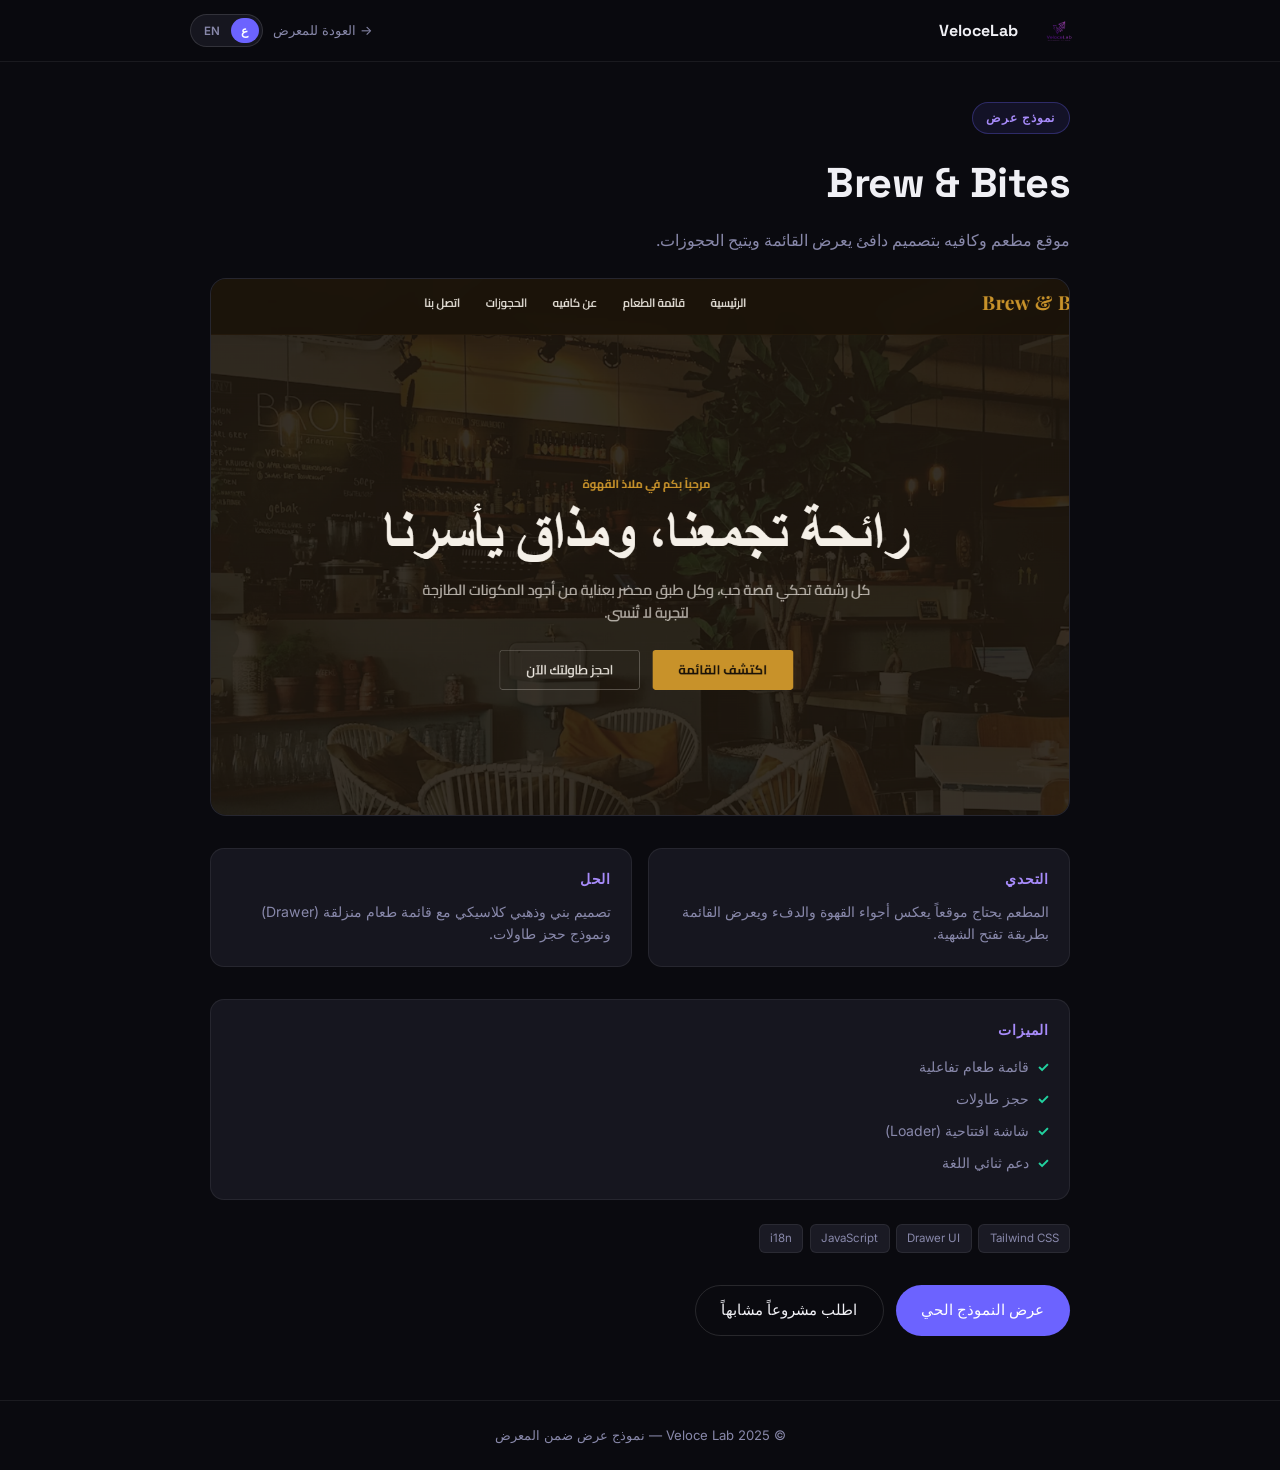
<file: projects/brew-bites.html>
<!DOCTYPE html>
<html lang="ar" dir="rtl">
<head>
<meta charset="UTF-8">
<meta name="viewport" content="width=device-width, initial-scale=1.0">
<title>Brew & Bites — Veloce Lab</title>
<meta name="description" content="نموذج موقع مطعم وكافيه — قائمة طعام، حجوزات، وتجربة بصرية دافئة">
<link rel="icon" href="../logo.png" type="image/png">
<link rel="preconnect" href="https://fonts.googleapis.com">
<link href="https://fonts.googleapis.com/css2?family=Inter:wght@400;500;600&family=Space+Grotesk:wght@500;600;700&display=swap" rel="stylesheet">
<link rel="stylesheet" href="project.css">
</head>
<body>

<nav>
  <div class="nav-inner">
    <a href="../index.html" class="logo-link">
      <img src="../logo.png" alt="Veloce Lab" class="logo-img">
      <span class="logo-text">VeloceLab</span>
    </a>
    <div class="nav-actions">
      <a href="../index.html#portfolio" class="back-nav" data-i18n="back">→ العودة للمعرض</a>
      <div class="lang-toggle">
        <button class="lang-opt active" data-lang="ar" type="button">ع</button>
        <button class="lang-opt" data-lang="en" type="button">EN</button>
      </div>
    </div>
  </div>
</nav>

<main>
  <span class="demo-pill" data-i18n="demo">نموذج عرض</span>
  <h1 class="page-title">Brew & Bites</h1>
  <p class="page-desc" data-i18n="desc">موقع مطعم وكافيه بتصميم دافئ يعرض القائمة ويتيح الحجوزات.</p>

  <div class="hero-shot">
    <img src="../assets/Brew%20%26%20Bites.png" alt="Brew & Bites preview" loading="lazy">
  </div>

  <div class="detail-grid">
    <div class="detail-card">
      <h3 data-i18n="challengeTitle">التحدي</h3>
      <p data-i18n="challenge">المطعم يحتاج موقعاً يعكس أجواء القهوة والدفء ويعرض القائمة بطريقة تفتح الشهية.</p>
    </div>
    <div class="detail-card">
      <h3 data-i18n="solutionTitle">الحل</h3>
      <p data-i18n="solution">تصميم بني وذهبي كلاسيكي مع قائمة طعام منزلقة (Drawer) ونموذج حجز طاولات.</p>
    </div>
  </div>

  <div class="detail-card">
    <h3 data-i18n="featuresTitle">الميزات</h3>
    <ul class="feature-list">
      <li data-i18n="f1">قائمة طعام تفاعلية</li>
      <li data-i18n="f2">حجز طاولات</li>
      <li data-i18n="f3">شاشة افتتاحية (Loader)</li>
      <li data-i18n="f4">دعم ثنائي اللغة</li>
    </ul>
  </div>

  <div class="tech-row">
    <span class="tech-tag">Tailwind CSS</span>
    <span class="tech-tag">Drawer UI</span>
    <span class="tech-tag">JavaScript</span>
    <span class="tech-tag">i18n</span>
  </div>

  <div class="cta-row">
    <a href="../Brew%20%26%20Bites.html" class="btn-primary" data-i18n="liveDemo">عرض النموذج الحي</a>
    <a href="../index.html#contact" class="btn-ghost" data-i18n="contact">اطلب مشروعاً مشابهاً</a>
  </div>
</main>

<footer><span data-i18n="footer">© 2025 Veloce Lab — نموذج عرض ضمن المعرض</span></footer>

<script src="project.js"></script>
<script>
initProjectPage({
  ar: {
    pageTitle: "Brew & Bites — Veloce Lab",
    back: "→ العودة للمعرض", demo: "نموذج عرض",
    desc: "موقع مطعم وكافيه بتصميم دافئ يعرض القائمة ويتيح الحجوزات.",
    challengeTitle: "التحدي", challenge: "المطعم يحتاج موقعاً يعكس أجواء القهوة والدفء ويعرض القائمة بطريقة تفتح الشهية.",
    solutionTitle: "الحل", solution: "تصميم بني وذهبي كلاسيكي مع قائمة طعام منزلقة (Drawer) ونموذج حجز طاولات.",
    featuresTitle: "الميزات", f1: "قائمة طعام تفاعلية", f2: "حجز طاولات", f3: "شاشة افتتاحية (Loader)", f4: "دعم ثنائي اللغة",
    liveDemo: "عرض النموذج الحي", contact: "اطلب مشروعاً مشابهاً", footer: "© 2025 Veloce Lab — نموذج عرض ضمن المعرض"
  },
  en: {
    pageTitle: "Brew & Bites — Veloce Lab",
    back: "← Back to Portfolio", demo: "Portfolio Demo",
    desc: "A warm restaurant and café website with menu display and table reservations.",
    challengeTitle: "Challenge", challenge: "The restaurant needed a site that reflects coffee-house warmth and presents the menu appetizingly.",
    solutionTitle: "Solution", solution: "Classic brown-and-gold styling with a slide-out menu drawer and table reservation form.",
    featuresTitle: "Features", f1: "Interactive food menu", f2: "Table reservations", f3: "Opening loader screen", f4: "Bilingual support",
    liveDemo: "View Live Demo", contact: "Request a similar project", footer: "© 2025 Veloce Lab — Portfolio demo"
  }
});
</script>
</body>
</html>
</file>
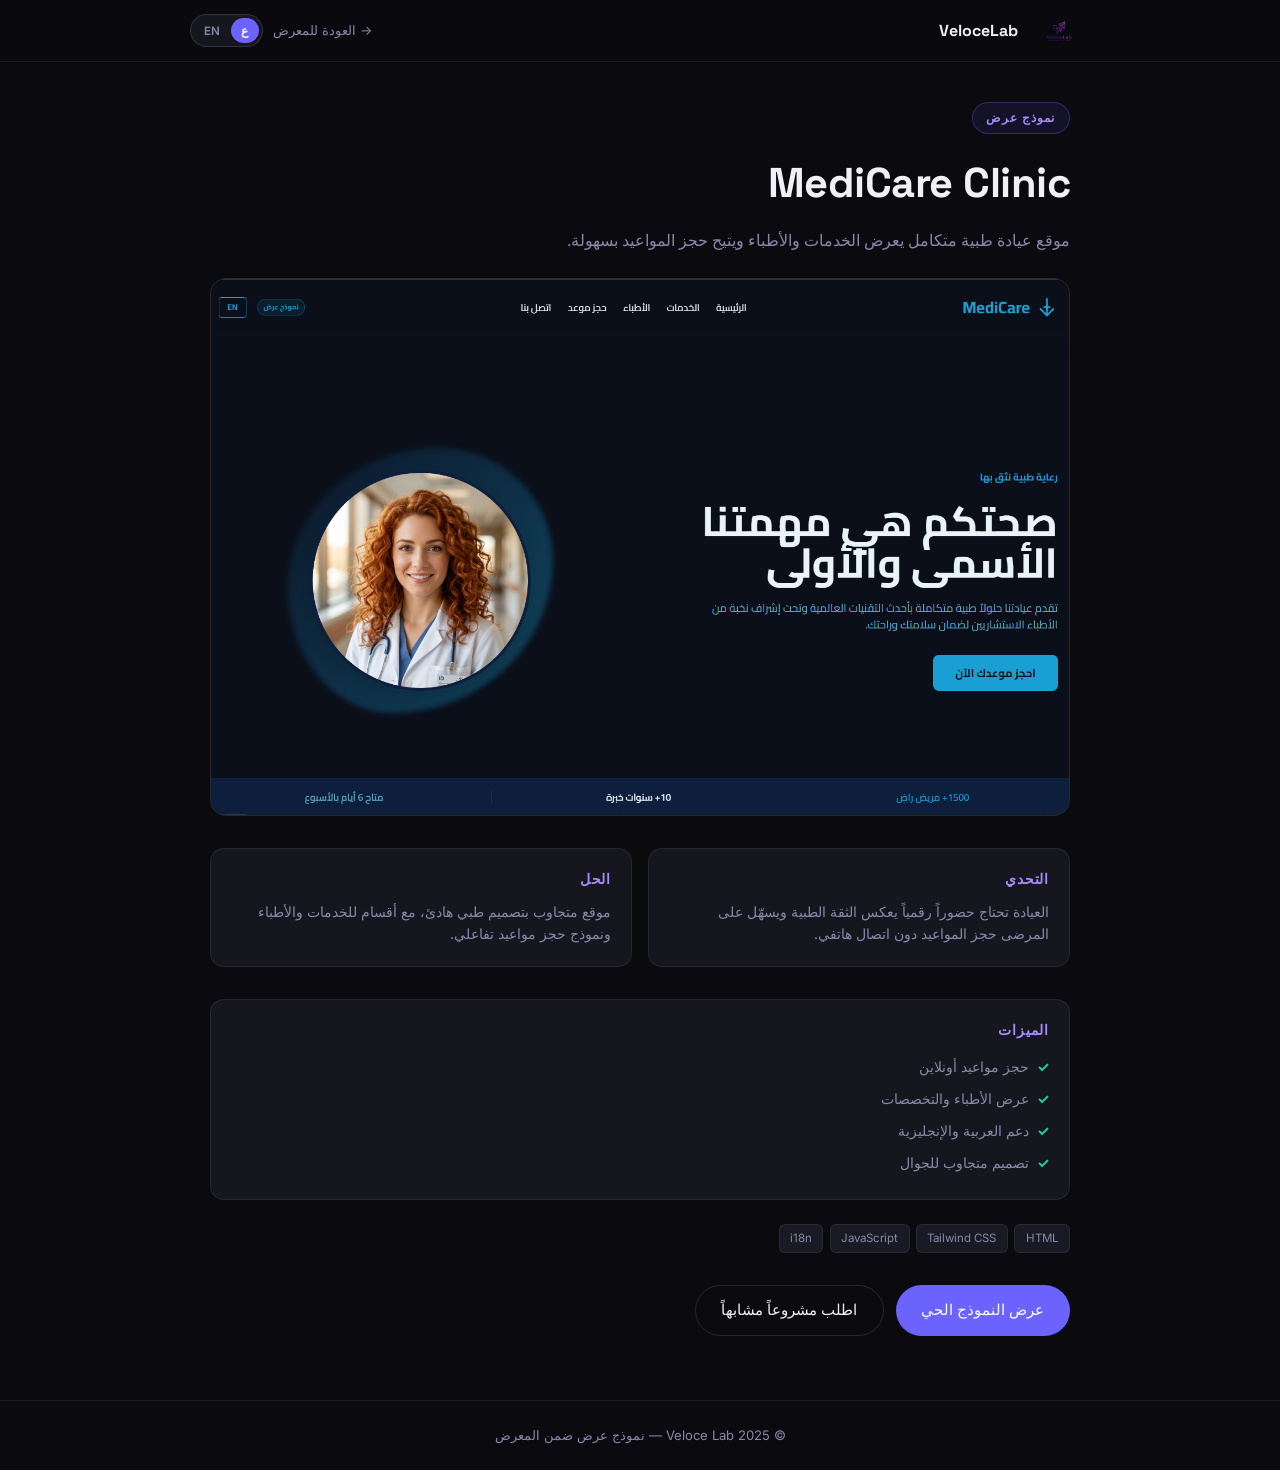
<file: projects/clinic.html>
<!DOCTYPE html>
<html lang="ar" dir="rtl">
<head>
<meta charset="UTF-8">
<meta name="viewport" content="width=device-width, initial-scale=1.0">
<title>MediCare Clinic — Veloce Lab</title>
<meta name="description" content="نموذج موقع عيادة طبية — حجز مواعيد، عرض الأطباء، وتصميم طبي احترافي">
<link rel="icon" href="../logo.png" type="image/png">
<link rel="preconnect" href="https://fonts.googleapis.com">
<link href="https://fonts.googleapis.com/css2?family=Inter:wght@400;500;600&family=Space+Grotesk:wght@500;600;700&display=swap" rel="stylesheet">
<link rel="stylesheet" href="project.css">
</head>
<body>

<nav>
  <div class="nav-inner">
    <a href="../index.html" class="logo-link">
      <img src="../logo.png" alt="Veloce Lab" class="logo-img">
      <span class="logo-text">VeloceLab</span>
    </a>
    <div class="nav-actions">
      <a href="../index.html#portfolio" class="back-nav" data-i18n="back">→ العودة للمعرض</a>
      <div class="lang-toggle">
        <button class="lang-opt active" data-lang="ar" type="button">ع</button>
        <button class="lang-opt" data-lang="en" type="button">EN</button>
      </div>
    </div>
  </div>
</nav>

<main>
  <span class="demo-pill" data-i18n="demo">نموذج عرض</span>
  <h1 class="page-title">MediCare Clinic</h1>
  <p class="page-desc" data-i18n="desc">موقع عيادة طبية متكامل يعرض الخدمات والأطباء ويتيح حجز المواعيد بسهولة.</p>

  <div class="hero-shot">
    <img src="../assets/clinic.png" alt="MediCare Clinic preview" loading="lazy">
  </div>

  <div class="detail-grid">
    <div class="detail-card">
      <h3 data-i18n="challengeTitle">التحدي</h3>
      <p data-i18n="challenge">العيادة تحتاج حضوراً رقمياً يعكس الثقة الطبية ويسهّل على المرضى حجز المواعيد دون اتصال هاتفي.</p>
    </div>
    <div class="detail-card">
      <h3 data-i18n="solutionTitle">الحل</h3>
      <p data-i18n="solution">موقع متجاوب بتصميم طبي هادئ، مع أقسام للخدمات والأطباء ونموذج حجز مواعيد تفاعلي.</p>
    </div>
  </div>

  <div class="detail-card">
    <h3 data-i18n="featuresTitle">الميزات</h3>
    <ul class="feature-list">
      <li data-i18n="f1">حجز مواعيد أونلاين</li>
      <li data-i18n="f2">عرض الأطباء والتخصصات</li>
      <li data-i18n="f3">دعم العربية والإنجليزية</li>
      <li data-i18n="f4">تصميم متجاوب للجوال</li>
    </ul>
  </div>

  <div class="tech-row">
    <span class="tech-tag">HTML</span>
    <span class="tech-tag">Tailwind CSS</span>
    <span class="tech-tag">JavaScript</span>
    <span class="tech-tag">i18n</span>
  </div>

  <div class="cta-row">
    <a href="../clinic.html" class="btn-primary" data-i18n="liveDemo">عرض النموذج الحي</a>
    <a href="../index.html#contact" class="btn-ghost" data-i18n="contact">اطلب مشروعاً مشابهاً</a>
  </div>
</main>

<footer><span data-i18n="footer">© 2025 Veloce Lab — نموذج عرض ضمن المعرض</span></footer>

<script src="project.js"></script>
<script>
initProjectPage({
  ar: {
    pageTitle: "MediCare Clinic — Veloce Lab",
    back: "→ العودة للمعرض",
    demo: "نموذج عرض",
    desc: "موقع عيادة طبية متكامل يعرض الخدمات والأطباء ويتيح حجز المواعيد بسهولة.",
    challengeTitle: "التحدي",
    challenge: "العيادة تحتاج حضوراً رقمياً يعكس الثقة الطبية ويسهّل على المرضى حجز المواعيد دون اتصال هاتفي.",
    solutionTitle: "الحل",
    solution: "موقع متجاوب بتصميم طبي هادئ، مع أقسام للخدمات والأطباء ونموذج حجز مواعيد تفاعلي.",
    featuresTitle: "الميزات",
    f1: "حجز مواعيد أونلاين",
    f2: "عرض الأطباء والتخصصات",
    f3: "دعم العربية والإنجليزية",
    f4: "تصميم متجاوب للجوال",
    liveDemo: "عرض النموذج الحي",
    contact: "اطلب مشروعاً مشابهاً",
    footer: "© 2025 Veloce Lab — نموذج عرض ضمن المعرض"
  },
  en: {
    pageTitle: "MediCare Clinic — Veloce Lab",
    back: "← Back to Portfolio",
    demo: "Portfolio Demo",
    desc: "A full medical clinic website showcasing services, doctors, and easy appointment booking.",
    challengeTitle: "Challenge",
    challenge: "The clinic needed a digital presence that builds trust and lets patients book without phone calls.",
    solutionTitle: "Solution",
    solution: "A responsive site with calm medical styling, service sections, doctor profiles, and an interactive booking form.",
    featuresTitle: "Features",
    f1: "Online appointment booking",
    f2: "Doctors and specialties showcase",
    f3: "Arabic and English support",
    f4: "Mobile-responsive design",
    liveDemo: "View Live Demo",
    contact: "Request a similar project",
    footer: "© 2025 Veloce Lab — Portfolio demo"
  }
});
</script>
</body>
</html>
</file>
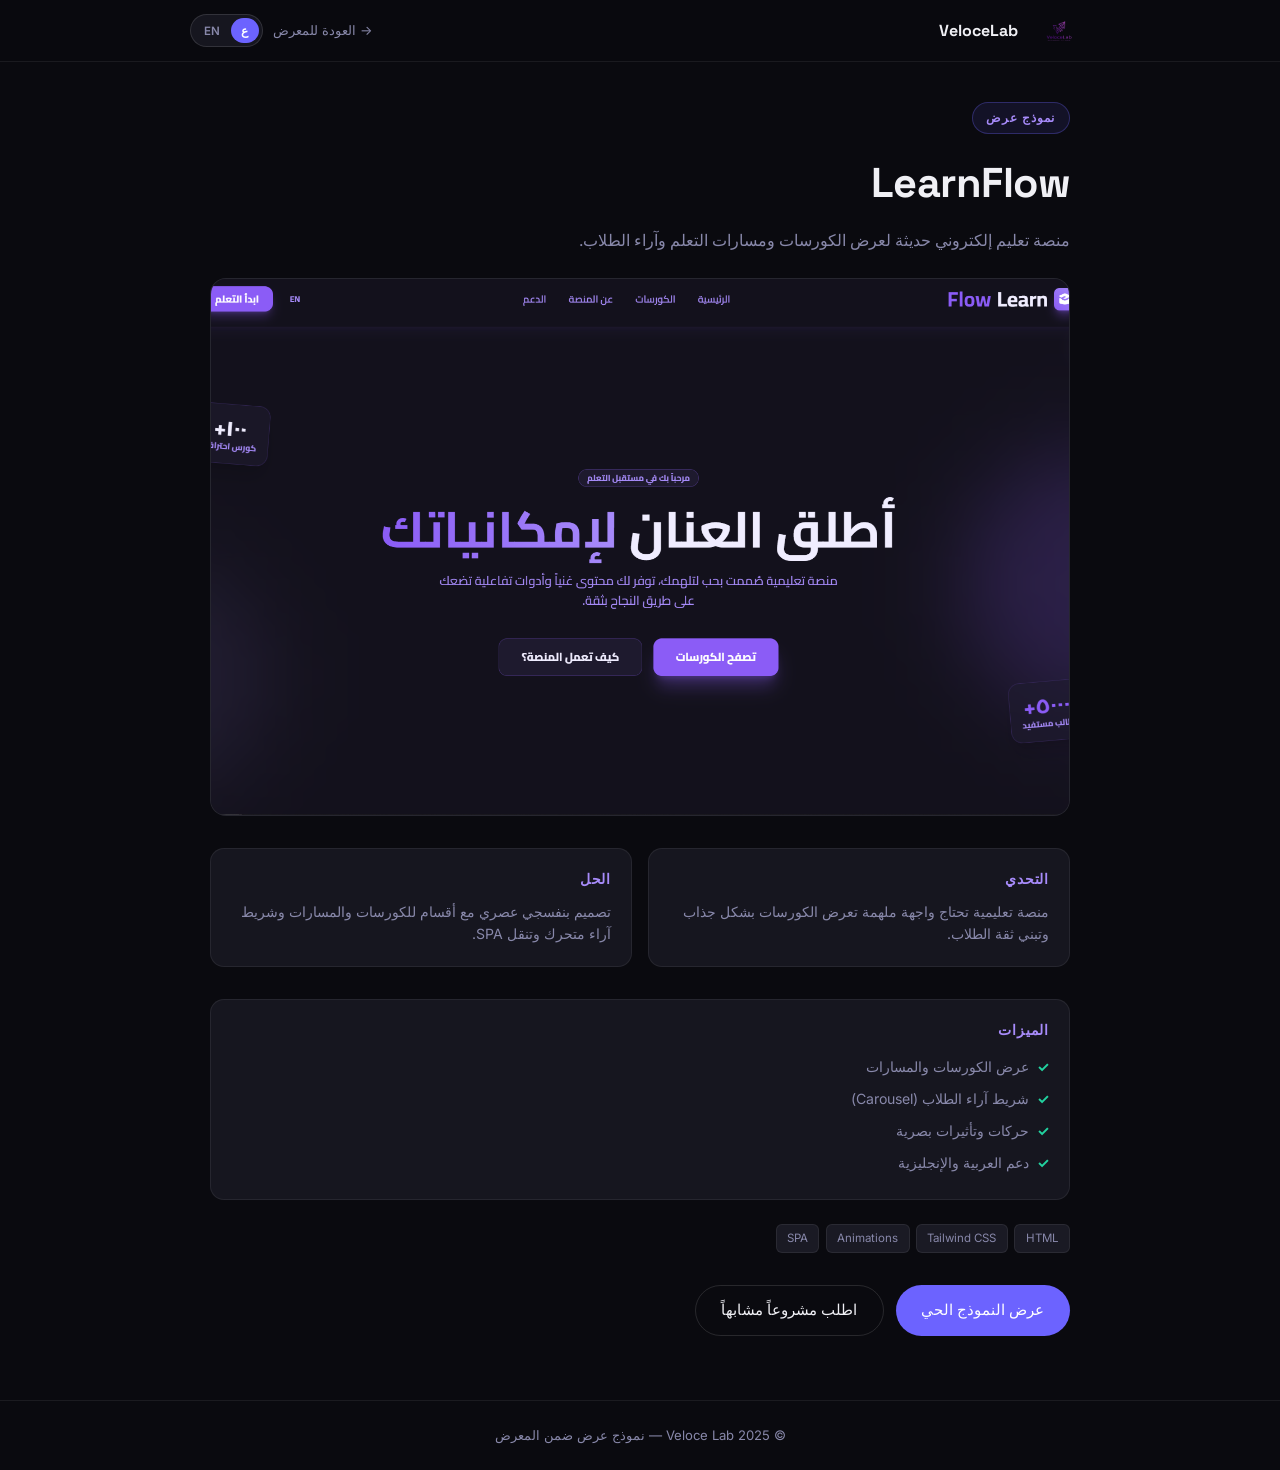
<file: projects/educational.html>
<!DOCTYPE html>
<html lang="ar" dir="rtl">
<head>
<meta charset="UTF-8">
<meta name="viewport" content="width=device-width, initial-scale=1.0">
<title>LearnFlow — Veloce Lab</title>
<meta name="description" content="نموذج منصة تعليم إلكتروني — كورسات، مسارات تعلم، وآراء الطلاب">
<link rel="icon" href="../logo.png" type="image/png">
<link rel="preconnect" href="https://fonts.googleapis.com">
<link href="https://fonts.googleapis.com/css2?family=Inter:wght@400;500;600&family=Space+Grotesk:wght@500;600;700&display=swap" rel="stylesheet">
<link rel="stylesheet" href="project.css">
</head>
<body>

<nav>
  <div class="nav-inner">
    <a href="../index.html" class="logo-link">
      <img src="../logo.png" alt="Veloce Lab" class="logo-img">
      <span class="logo-text">VeloceLab</span>
    </a>
    <div class="nav-actions">
      <a href="../index.html#portfolio" class="back-nav" data-i18n="back">→ العودة للمعرض</a>
      <div class="lang-toggle">
        <button class="lang-opt active" data-lang="ar" type="button">ع</button>
        <button class="lang-opt" data-lang="en" type="button">EN</button>
      </div>
    </div>
  </div>
</nav>

<main>
  <span class="demo-pill" data-i18n="demo">نموذج عرض</span>
  <h1 class="page-title">LearnFlow</h1>
  <p class="page-desc" data-i18n="desc">منصة تعليم إلكتروني حديثة لعرض الكورسات ومسارات التعلم وآراء الطلاب.</p>

  <div class="hero-shot">
    <img src="../assets/educational.png" alt="LearnFlow preview" loading="lazy">
  </div>

  <div class="detail-grid">
    <div class="detail-card">
      <h3 data-i18n="challengeTitle">التحدي</h3>
      <p data-i18n="challenge">منصة تعليمية تحتاج واجهة ملهمة تعرض الكورسات بشكل جذاب وتبني ثقة الطلاب.</p>
    </div>
    <div class="detail-card">
      <h3 data-i18n="solutionTitle">الحل</h3>
      <p data-i18n="solution">تصميم بنفسجي عصري مع أقسام للكورسات والمسارات وشريط آراء متحرك وتنقل SPA.</p>
    </div>
  </div>

  <div class="detail-card">
    <h3 data-i18n="featuresTitle">الميزات</h3>
    <ul class="feature-list">
      <li data-i18n="f1">عرض الكورسات والمسارات</li>
      <li data-i18n="f2">شريط آراء الطلاب (Carousel)</li>
      <li data-i18n="f3">حركات وتأثيرات بصرية</li>
      <li data-i18n="f4">دعم العربية والإنجليزية</li>
    </ul>
  </div>

  <div class="tech-row">
    <span class="tech-tag">HTML</span>
    <span class="tech-tag">Tailwind CSS</span>
    <span class="tech-tag">Animations</span>
    <span class="tech-tag">SPA</span>
  </div>

  <div class="cta-row">
    <a href="../educational.html" class="btn-primary" data-i18n="liveDemo">عرض النموذج الحي</a>
    <a href="../index.html#contact" class="btn-ghost" data-i18n="contact">اطلب مشروعاً مشابهاً</a>
  </div>
</main>

<footer><span data-i18n="footer">© 2025 Veloce Lab — نموذج عرض ضمن المعرض</span></footer>

<script src="project.js"></script>
<script>
initProjectPage({
  ar: {
    pageTitle: "LearnFlow — Veloce Lab",
    back: "→ العودة للمعرض", demo: "نموذج عرض",
    desc: "منصة تعليم إلكتروني حديثة لعرض الكورسات ومسارات التعلم وآراء الطلاب.",
    challengeTitle: "التحدي", challenge: "منصة تعليمية تحتاج واجهة ملهمة تعرض الكورسات بشكل جذاب وتبني ثقة الطلاب.",
    solutionTitle: "الحل", solution: "تصميم بنفسجي عصري مع أقسام للكورسات والمسارات وشريط آراء متحرك وتنقل SPA.",
    featuresTitle: "الميزات", f1: "عرض الكورسات والمسارات", f2: "شريط آراء الطلاب (Carousel)", f3: "حركات وتأثيرات بصرية", f4: "دعم العربية والإنجليزية",
    liveDemo: "عرض النموذج الحي", contact: "اطلب مشروعاً مشابهاً", footer: "© 2025 Veloce Lab — نموذج عرض ضمن المعرض"
  },
  en: {
    pageTitle: "LearnFlow — Veloce Lab",
    back: "← Back to Portfolio", demo: "Portfolio Demo",
    desc: "A modern e-learning platform showcasing courses, learning paths, and student testimonials.",
    challengeTitle: "Challenge", challenge: "An education platform needed an inspiring UI that presents courses attractively and builds student trust.",
    solutionTitle: "Solution", solution: "A modern purple-themed design with course sections, learning paths, animated testimonials carousel, and SPA navigation.",
    featuresTitle: "Features", f1: "Courses and learning paths", f2: "Student testimonials carousel", f3: "Visual animations", f4: "Arabic and English support",
    liveDemo: "View Live Demo", contact: "Request a similar project", footer: "© 2025 Veloce Lab — Portfolio demo"
  }
});
</script>
</body>
</html>
</file>
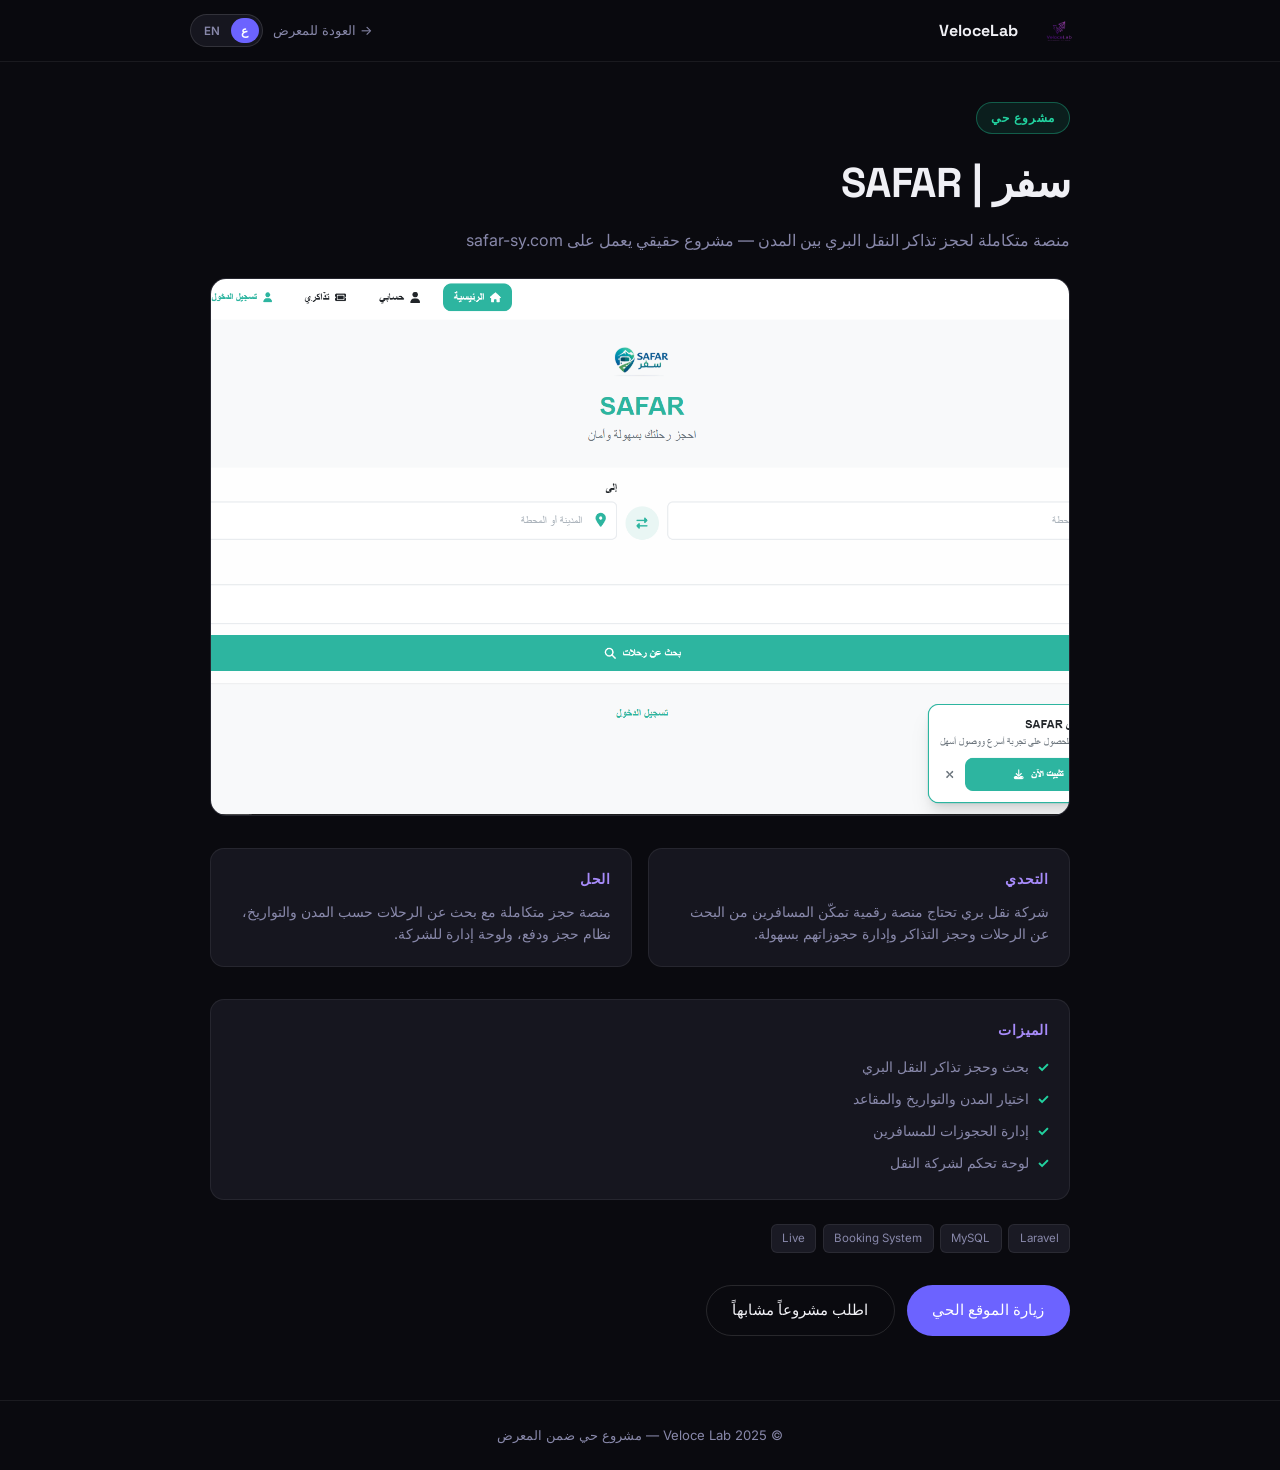
<file: projects/safar.html>
<!DOCTYPE html>
<html lang="ar" dir="rtl">
<head>
<meta charset="UTF-8">
<meta name="viewport" content="width=device-width, initial-scale=1.0">
<title>سفر | SAFAR — Veloce Lab</title>
<meta name="description" content="منصة سفر لحجز تذاكر النقل البري بين المدن — مشروع حي على safar-sy.com">
<link rel="icon" href="../logo.png" type="image/png">
<link rel="preconnect" href="https://fonts.googleapis.com">
<link href="https://fonts.googleapis.com/css2?family=Inter:wght@400;500;600&family=Space+Grotesk:wght@500;600;700&display=swap" rel="stylesheet">
<link rel="stylesheet" href="project.css">
<style>
.live-pill{color:var(--green);background:rgba(34,211,160,0.1);border-color:rgba(34,211,160,0.35)}
</style>
</head>
<body>

<nav>
  <div class="nav-inner">
    <a href="../index.html" class="logo-link">
      <img src="../logo.png" alt="Veloce Lab" class="logo-img">
      <span class="logo-text">VeloceLab</span>
    </a>
    <div class="nav-actions">
      <a href="../index.html#portfolio" class="back-nav" data-i18n="back">→ العودة للمعرض</a>
      <div class="lang-toggle">
        <button class="lang-opt active" data-lang="ar" type="button">ع</button>
        <button class="lang-opt" data-lang="en" type="button">EN</button>
      </div>
    </div>
  </div>
</nav>

<main>
  <span class="demo-pill live-pill" data-i18n="demo">مشروع حي</span>
  <h1 class="page-title">سفر | SAFAR</h1>
  <p class="page-desc" data-i18n="desc">منصة متكاملة لحجز تذاكر النقل البري بين المدن — مشروع حقيقي يعمل على safar-sy.com</p>

  <div class="hero-shot">
    <img src="../assets/safar.png" alt="SAFAR platform preview" loading="lazy">
  </div>

  <div class="detail-grid">
    <div class="detail-card">
      <h3 data-i18n="challengeTitle">التحدي</h3>
      <p data-i18n="challenge">شركة نقل بري تحتاج منصة رقمية تمكّن المسافرين من البحث عن الرحلات وحجز التذاكر وإدارة حجوزاتهم بسهولة.</p>
    </div>
    <div class="detail-card">
      <h3 data-i18n="solutionTitle">الحل</h3>
      <p data-i18n="solution">منصة حجز متكاملة مع بحث عن الرحلات حسب المدن والتواريخ، نظام حجز ودفع، ولوحة إدارة للشركة.</p>
    </div>
  </div>

  <div class="detail-card">
    <h3 data-i18n="featuresTitle">الميزات</h3>
    <ul class="feature-list">
      <li data-i18n="f1">بحث وحجز تذاكر النقل البري</li>
      <li data-i18n="f2">اختيار المدن والتواريخ والمقاعد</li>
      <li data-i18n="f3">إدارة الحجوزات للمسافرين</li>
      <li data-i18n="f4">لوحة تحكم لشركة النقل</li>
    </ul>
  </div>

  <div class="tech-row">
    <span class="tech-tag">Laravel</span>
    <span class="tech-tag">MySQL</span>
    <span class="tech-tag">Booking System</span>
    <span class="tech-tag">Live</span>
  </div>

  <div class="cta-row">
    <a href="https://safar-sy.com" class="btn-primary" target="_blank" rel="noopener noreferrer" data-i18n="liveDemo">زيارة الموقع الحي</a>
    <a href="../index.html#contact" class="btn-ghost" data-i18n="contact">اطلب مشروعاً مشابهاً</a>
  </div>
</main>

<footer><span data-i18n="footer">© 2025 Veloce Lab — مشروع حي ضمن المعرض</span></footer>

<script src="project.js"></script>
<script>
initProjectPage({
  ar: {
    pageTitle: "سفر | SAFAR — Veloce Lab",
    back: "→ العودة للمعرض",
    demo: "مشروع حي",
    desc: "منصة متكاملة لحجز تذاكر النقل البري بين المدن — مشروع حقيقي يعمل على safar-sy.com",
    challengeTitle: "التحدي",
    challenge: "شركة نقل بري تحتاج منصة رقمية تمكّن المسافرين من البحث عن الرحلات وحجز التذاكر وإدارة حجوزاتهم بسهولة.",
    solutionTitle: "الحل",
    solution: "منصة حجز متكاملة مع بحث عن الرحلات حسب المدن والتواريخ، نظام حجز ودفع، ولوحة إدارة للشركة.",
    featuresTitle: "الميزات",
    f1: "بحث وحجز تذاكر النقل البري",
    f2: "اختيار المدن والتواريخ والمقاعد",
    f3: "إدارة الحجوزات للمسافرين",
    f4: "لوحة تحكم لشركة النقل",
    liveDemo: "زيارة الموقع الحي",
    contact: "اطلب مشروعاً مشابهاً",
    footer: "© 2025 Veloce Lab — مشروع حي ضمن المعرض"
  },
  en: {
    pageTitle: "SAFAR — Veloce Lab",
    back: "← Back to Portfolio",
    demo: "Live Project",
    desc: "A full intercity bus ticket booking platform — a real project live at safar-sy.com",
    challengeTitle: "Challenge",
    challenge: "A bus company needed a digital platform for travelers to search trips, book tickets, and manage reservations easily.",
    solutionTitle: "Solution",
    solution: "An integrated booking platform with trip search by cities and dates, reservation and payment flow, and a company admin panel.",
    featuresTitle: "Features",
    f1: "Search and book bus tickets",
    f2: "City, date, and seat selection",
    f3: "Traveler reservation management",
    f4: "Transport company dashboard",
    liveDemo: "Visit Live Site",
    contact: "Request a similar project",
    footer: "© 2025 Veloce Lab — Live project in portfolio"
  }
});
</script>
</body>
</html>
</file>
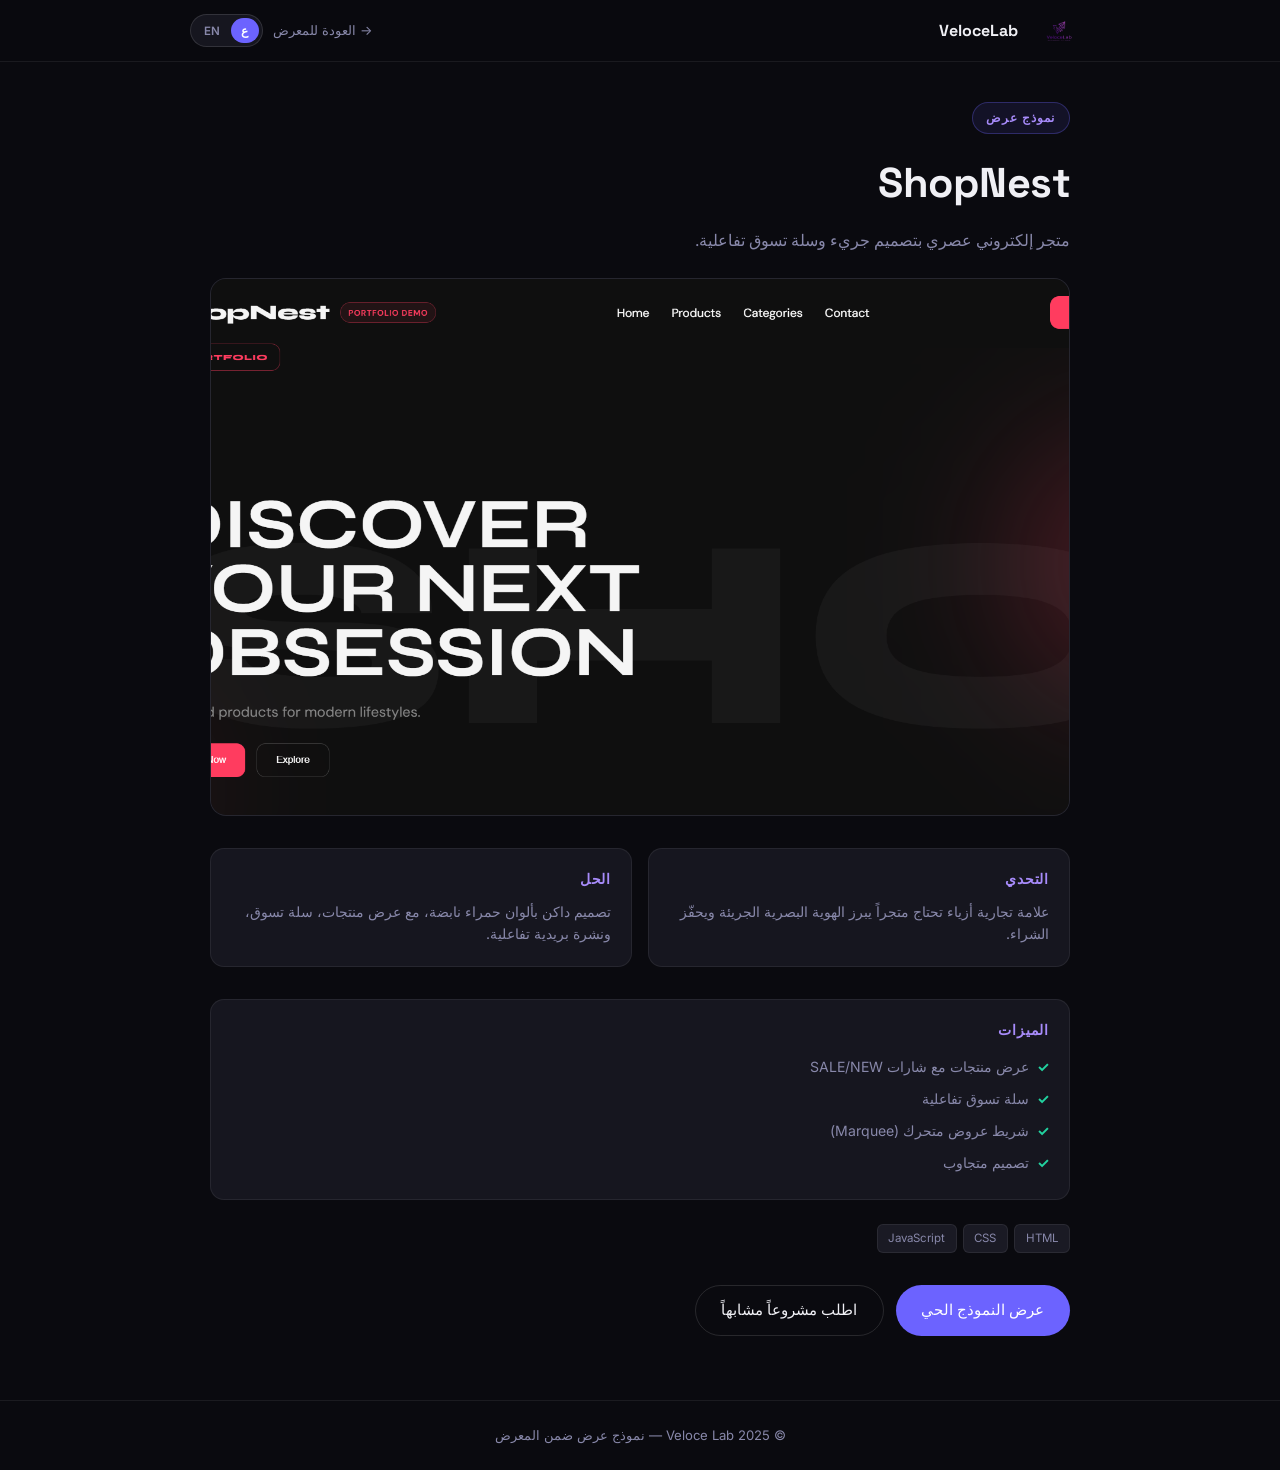
<file: projects/shopnest.html>
<!DOCTYPE html>
<html lang="ar" dir="rtl">
<head>
<meta charset="UTF-8">
<meta name="viewport" content="width=device-width, initial-scale=1.0">
<title>ShopNest — Veloce Lab</title>
<meta name="description" content="نموذج متجر إلكتروني عصري — منتجات، سلة تسوق، وتصميم جريء">
<link rel="icon" href="../logo.png" type="image/png">
<link rel="preconnect" href="https://fonts.googleapis.com">
<link href="https://fonts.googleapis.com/css2?family=Inter:wght@400;500;600&family=Space+Grotesk:wght@500;600;700&display=swap" rel="stylesheet">
<link rel="stylesheet" href="project.css">
</head>
<body>

<nav>
  <div class="nav-inner">
    <a href="../index.html" class="logo-link">
      <img src="../logo.png" alt="Veloce Lab" class="logo-img">
      <span class="logo-text">VeloceLab</span>
    </a>
    <div class="nav-actions">
      <a href="../index.html#portfolio" class="back-nav" data-i18n="back">→ العودة للمعرض</a>
      <div class="lang-toggle">
        <button class="lang-opt active" data-lang="ar" type="button">ع</button>
        <button class="lang-opt" data-lang="en" type="button">EN</button>
      </div>
    </div>
  </div>
</nav>

<main>
  <span class="demo-pill" data-i18n="demo">نموذج عرض</span>
  <h1 class="page-title">ShopNest</h1>
  <p class="page-desc" data-i18n="desc">متجر إلكتروني عصري بتصميم جريء وسلة تسوق تفاعلية.</p>

  <div class="hero-shot">
    <img src="../assets/store.png" alt="ShopNest preview" loading="lazy">
  </div>

  <div class="detail-grid">
    <div class="detail-card">
      <h3 data-i18n="challengeTitle">التحدي</h3>
      <p data-i18n="challenge">علامة تجارية أزياء تحتاج متجراً يبرز الهوية البصرية الجريئة ويحفّز الشراء.</p>
    </div>
    <div class="detail-card">
      <h3 data-i18n="solutionTitle">الحل</h3>
      <p data-i18n="solution">تصميم داكن بألوان حمراء نابضة، مع عرض منتجات، سلة تسوق، ونشرة بريدية تفاعلية.</p>
    </div>
  </div>

  <div class="detail-card">
    <h3 data-i18n="featuresTitle">الميزات</h3>
    <ul class="feature-list">
      <li data-i18n="f1">عرض منتجات مع شارات SALE/NEW</li>
      <li data-i18n="f2">سلة تسوق تفاعلية</li>
      <li data-i18n="f3">شريط عروض متحرك (Marquee)</li>
      <li data-i18n="f4">تصميم متجاوب</li>
    </ul>
  </div>

  <div class="tech-row">
    <span class="tech-tag">HTML</span>
    <span class="tech-tag">CSS</span>
    <span class="tech-tag">JavaScript</span>
  </div>

  <div class="cta-row">
    <a href="../store/index.html" class="btn-primary" data-i18n="liveDemo">عرض النموذج الحي</a>
    <a href="../index.html#contact" class="btn-ghost" data-i18n="contact">اطلب مشروعاً مشابهاً</a>
  </div>
</main>

<footer><span data-i18n="footer">© 2025 Veloce Lab — نموذج عرض ضمن المعرض</span></footer>

<script src="project.js"></script>
<script>
initProjectPage({
  ar: {
    pageTitle: "ShopNest — Veloce Lab",
    back: "→ العودة للمعرض", demo: "نموذج عرض",
    desc: "متجر إلكتروني عصري بتصميم جريء وسلة تسوق تفاعلية.",
    challengeTitle: "التحدي", challenge: "علامة تجارية أزياء تحتاج متجراً يبرز الهوية البصرية الجريئة ويحفّز الشراء.",
    solutionTitle: "الحل", solution: "تصميم داكن بألوان حمراء نابضة، مع عرض منتجات، سلة تسوق، ونشرة بريدية تفاعلية.",
    featuresTitle: "الميزات", f1: "عرض منتجات مع شارات SALE/NEW", f2: "سلة تسوق تفاعلية", f3: "شريط عروض متحرك (Marquee)", f4: "تصميم متجاوب",
    liveDemo: "عرض النموذج الحي", contact: "اطلب مشروعاً مشابهاً", footer: "© 2025 Veloce Lab — نموذج عرض ضمن المعرض"
  },
  en: {
    pageTitle: "ShopNest — Veloce Lab",
    back: "← Back to Portfolio", demo: "Portfolio Demo",
    desc: "A modern e-commerce store with bold styling and an interactive shopping cart.",
    challengeTitle: "Challenge", challenge: "A fashion brand needed a store that highlights bold visual identity and drives purchases.",
    solutionTitle: "Solution", solution: "Dark design with vibrant red accents, product showcase, shopping cart, and interactive newsletter.",
    featuresTitle: "Features", f1: "Products with SALE/NEW badges", f2: "Interactive shopping cart", f3: "Animated promo marquee", f4: "Responsive design",
    liveDemo: "View Live Demo", contact: "Request a similar project", footer: "© 2025 Veloce Lab — Portfolio demo"
  }
});
</script>
</body>
</html>
</file>
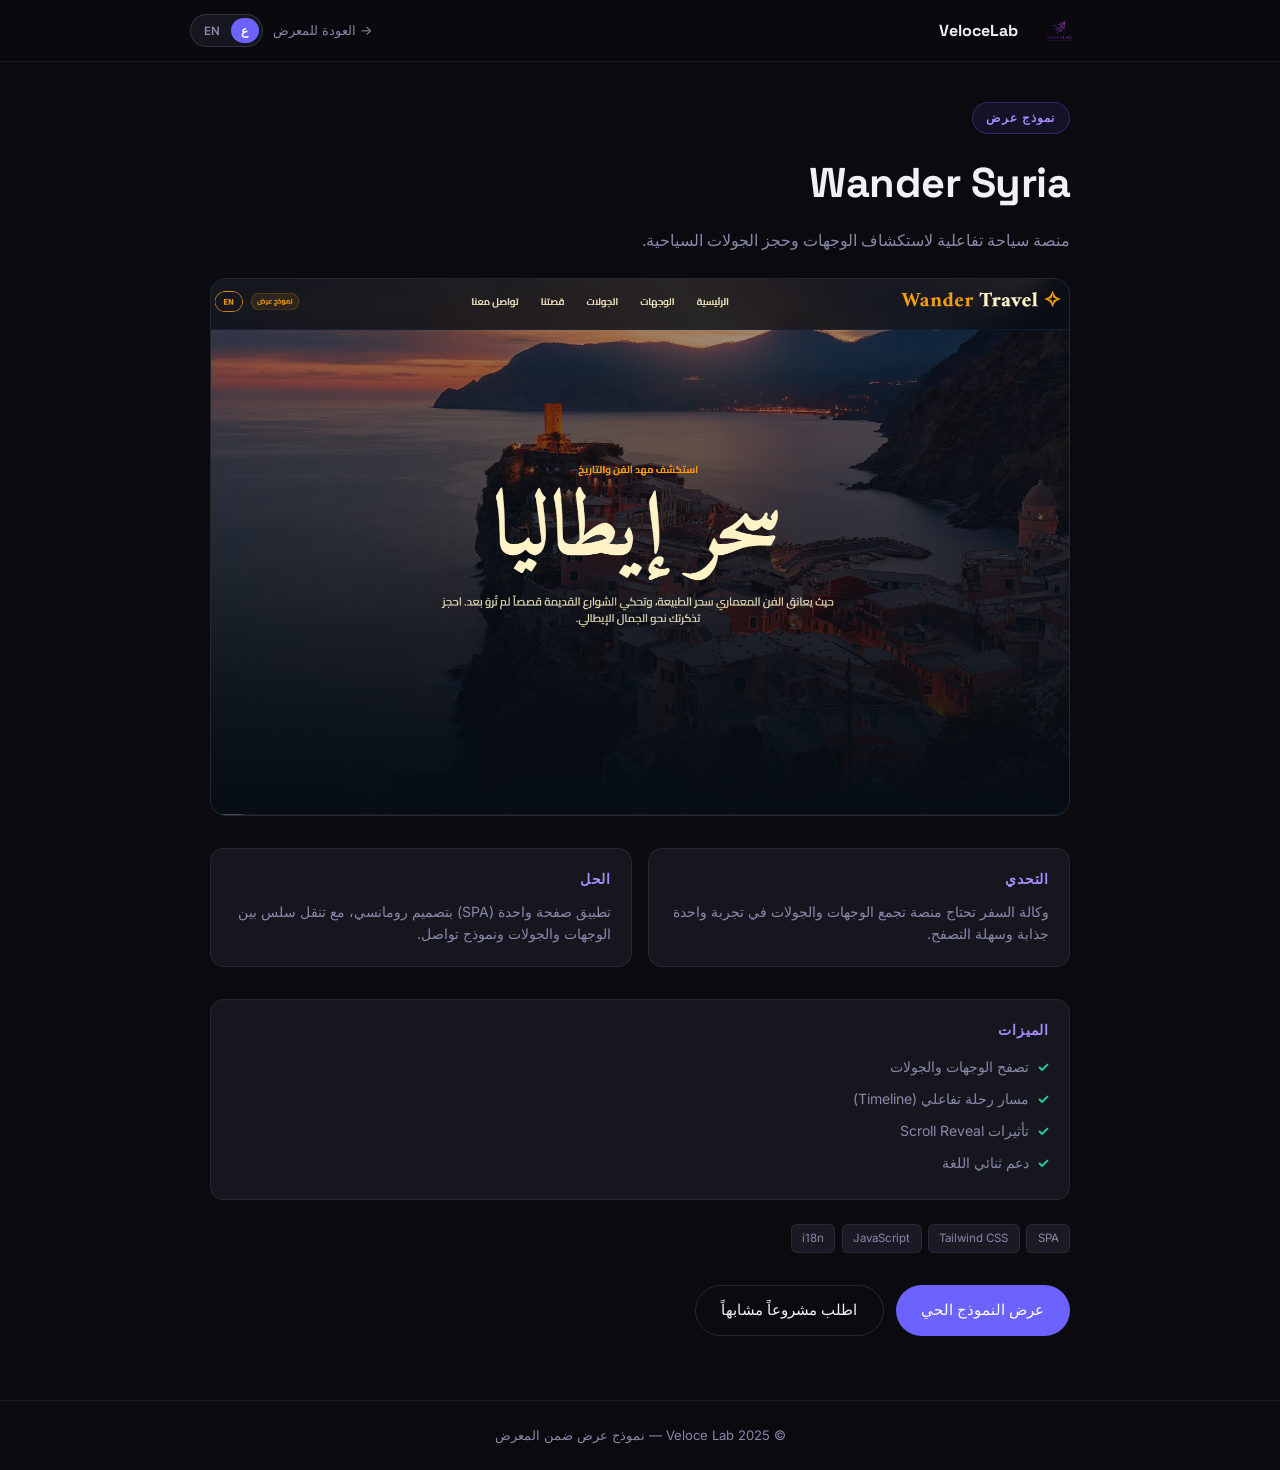
<file: projects/travil.html>
<!DOCTYPE html>
<html lang="ar" dir="rtl">
<head>
<meta charset="UTF-8">
<meta name="viewport" content="width=device-width, initial-scale=1.0">
<title>Wander Syria — Veloce Lab</title>
<meta name="description" content="نموذج منصة سياحة وحجز رحلات — وجهات، جولات، وحجز تفاعلي">
<link rel="icon" href="../logo.png" type="image/png">
<link rel="preconnect" href="https://fonts.googleapis.com">
<link href="https://fonts.googleapis.com/css2?family=Inter:wght@400;500;600&family=Space+Grotesk:wght@500;600;700&display=swap" rel="stylesheet">
<link rel="stylesheet" href="project.css">
</head>
<body>

<nav>
  <div class="nav-inner">
    <a href="../index.html" class="logo-link">
      <img src="../logo.png" alt="Veloce Lab" class="logo-img">
      <span class="logo-text">VeloceLab</span>
    </a>
    <div class="nav-actions">
      <a href="../index.html#portfolio" class="back-nav" data-i18n="back">→ العودة للمعرض</a>
      <div class="lang-toggle">
        <button class="lang-opt active" data-lang="ar" type="button">ع</button>
        <button class="lang-opt" data-lang="en" type="button">EN</button>
      </div>
    </div>
  </div>
</nav>

<main>
  <span class="demo-pill" data-i18n="demo">نموذج عرض</span>
  <h1 class="page-title">Wander Syria</h1>
  <p class="page-desc" data-i18n="desc">منصة سياحة تفاعلية لاستكشاف الوجهات وحجز الجولات السياحية.</p>

  <div class="hero-shot">
    <img src="../assets/travel.png" alt="Wander Syria preview" loading="lazy">
  </div>

  <div class="detail-grid">
    <div class="detail-card">
      <h3 data-i18n="challengeTitle">التحدي</h3>
      <p data-i18n="challenge">وكالة السفر تحتاج منصة تجمع الوجهات والجولات في تجربة واحدة جذابة وسهلة التصفح.</p>
    </div>
    <div class="detail-card">
      <h3 data-i18n="solutionTitle">الحل</h3>
      <p data-i18n="solution">تطبيق صفحة واحدة (SPA) بتصميم رومانسي، مع تنقل سلس بين الوجهات والجولات ونموذج تواصل.</p>
    </div>
  </div>

  <div class="detail-card">
    <h3 data-i18n="featuresTitle">الميزات</h3>
    <ul class="feature-list">
      <li data-i18n="f1">تصفح الوجهات والجولات</li>
      <li data-i18n="f2">مسار رحلة تفاعلي (Timeline)</li>
      <li data-i18n="f3">تأثيرات Scroll Reveal</li>
      <li data-i18n="f4">دعم ثنائي اللغة</li>
    </ul>
  </div>

  <div class="tech-row">
    <span class="tech-tag">SPA</span>
    <span class="tech-tag">Tailwind CSS</span>
    <span class="tech-tag">JavaScript</span>
    <span class="tech-tag">i18n</span>
  </div>

  <div class="cta-row">
    <a href="../travil.html" class="btn-primary" data-i18n="liveDemo">عرض النموذج الحي</a>
    <a href="../index.html#contact" class="btn-ghost" data-i18n="contact">اطلب مشروعاً مشابهاً</a>
  </div>
</main>

<footer><span data-i18n="footer">© 2025 Veloce Lab — نموذج عرض ضمن المعرض</span></footer>

<script src="project.js"></script>
<script>
initProjectPage({
  ar: {
    pageTitle: "Wander Syria — Veloce Lab",
    back: "→ العودة للمعرض", demo: "نموذج عرض",
    desc: "منصة سياحة تفاعلية لاستكشاف الوجهات وحجز الجولات السياحية.",
    challengeTitle: "التحدي", challenge: "وكالة السفر تحتاج منصة تجمع الوجهات والجولات في تجربة واحدة جذابة وسهلة التصفح.",
    solutionTitle: "الحل", solution: "تطبيق صفحة واحدة (SPA) بتصميم رومانسي، مع تنقل سلس بين الوجهات والجولات ونموذج تواصل.",
    featuresTitle: "الميزات", f1: "تصفح الوجهات والجولات", f2: "مسار رحلة تفاعلي (Timeline)", f3: "تأثيرات Scroll Reveal", f4: "دعم ثنائي اللغة",
    liveDemo: "عرض النموذج الحي", contact: "اطلب مشروعاً مشابهاً", footer: "© 2025 Veloce Lab — نموذج عرض ضمن المعرض"
  },
  en: {
    pageTitle: "Wander Syria — Veloce Lab",
    back: "← Back to Portfolio", demo: "Portfolio Demo",
    desc: "An interactive tourism platform to explore destinations and book guided tours.",
    challengeTitle: "Challenge", challenge: "The travel agency needed one platform combining destinations and tours in an attractive, easy-to-browse experience.",
    solutionTitle: "Solution", solution: "A single-page app with romantic styling, smooth navigation between destinations and tours, plus a contact form.",
    featuresTitle: "Features", f1: "Browse destinations and tours", f2: "Interactive trip timeline", f3: "Scroll reveal animations", f4: "Bilingual support",
    liveDemo: "View Live Demo", contact: "Request a similar project", footer: "© 2025 Veloce Lab — Portfolio demo"
  }
});
</script>
</body>
</html>
</file>
<file: projects/project.css>
*{margin:0;padding:0;box-sizing:border-box}
:root{
  --bg:#0a0a0f;
  --surface:#16161f;
  --border:rgba(255,255,255,0.07);
  --border2:rgba(255,255,255,0.12);
  --text:#f0f0f5;
  --muted:#8888aa;
  --accent:#6c63ff;
  --accent2:#a78bfa;
  --green:#22d3a0;
}
html{scroll-behavior:smooth}
body{background:var(--bg);color:var(--text);font-family:'Inter',sans-serif;line-height:1.6}
a{color:inherit}

nav{position:sticky;top:0;z-index:100;padding:0.85rem 1.25rem;background:rgba(10,10,15,0.92);backdrop-filter:blur(20px);border-bottom:0.5px solid var(--border)}
.nav-inner{max-width:900px;margin:0 auto;display:flex;align-items:center;justify-content:space-between;gap:1rem}
.logo-link{display:flex;align-items:center;gap:0.6rem;text-decoration:none}
.logo-img{height:34px;width:auto}
.logo-text{font-family:'Space Grotesk',sans-serif;font-size:1rem;font-weight:700;color:var(--text)}
.nav-actions{display:flex;align-items:center;gap:0.65rem}
.lang-toggle{display:inline-flex;border:0.5px solid var(--border2);border-radius:999px;padding:3px;background:var(--surface)}
.lang-opt{padding:0.35rem 0.65rem;border-radius:999px;font-size:0.72rem;font-weight:600;color:var(--muted);background:transparent;border:none;cursor:pointer;font-family:inherit}
.lang-opt.active{background:var(--accent);color:#fff}
.back-nav{font-size:0.82rem;color:var(--muted);text-decoration:none;display:inline-flex;align-items:center;gap:0.35rem;transition:color .2s}
.back-nav:hover{color:var(--accent2)}

main{max-width:900px;margin:0 auto;padding:2.5rem 1.25rem 4rem}
.demo-pill{display:inline-flex;align-items:center;gap:0.4rem;font-size:0.72rem;font-weight:600;text-transform:uppercase;letter-spacing:0.08em;color:var(--accent2);background:rgba(108,99,255,0.1);border:0.5px solid rgba(108,99,255,0.3);border-radius:999px;padding:0.35rem 0.85rem;margin-bottom:1rem}
.hero-shot{width:100%;border-radius:16px;border:0.5px solid var(--border);margin:1.5rem 0 2rem;overflow:hidden;background:var(--surface)}
.hero-shot img{width:100%;display:block;aspect-ratio:16/10;object-fit:cover;object-position:top}
.page-title{font-family:'Space Grotesk',sans-serif;font-size:clamp(1.8rem,5vw,2.6rem);font-weight:700;letter-spacing:-0.5px;margin-bottom:0.75rem}
.page-desc{color:var(--muted);font-size:1rem;max-width:640px}

.detail-grid{display:grid;grid-template-columns:repeat(auto-fit,minmax(240px,1fr));gap:1rem;margin:2rem 0}
.detail-card{background:var(--surface);border:0.5px solid var(--border);border-radius:14px;padding:1.25rem}
.detail-card h3{font-family:'Space Grotesk',sans-serif;font-size:0.85rem;color:var(--accent2);text-transform:uppercase;letter-spacing:0.06em;margin-bottom:0.6rem}
.detail-card p,.detail-card li{font-size:0.88rem;color:var(--muted)}
.feature-list{list-style:none;margin-top:0.5rem}
.feature-list li{padding:0.3rem 0;display:flex;align-items:flex-start;gap:0.5rem}
.feature-list li::before{content:'✓';color:var(--green);font-weight:700;flex-shrink:0}

.tech-row{display:flex;flex-wrap:wrap;gap:0.4rem;margin-top:1.5rem}
.tech-tag{font-size:0.72rem;background:#1a1a24;border:0.5px solid var(--border);border-radius:6px;padding:0.25rem 0.65rem;color:var(--muted)}

.cta-row{display:flex;flex-wrap:wrap;gap:0.75rem;margin-top:2rem}
.btn-primary{background:var(--accent);color:#fff;padding:0.8rem 1.6rem;border-radius:999px;text-decoration:none;font-weight:500;font-size:0.92rem;transition:all .2s;display:inline-flex;align-items:center;gap:0.4rem}
.btn-primary:hover{background:var(--accent2);transform:translateY(-2px)}
.btn-ghost{background:transparent;color:var(--text);padding:0.8rem 1.6rem;border-radius:999px;text-decoration:none;font-size:0.92rem;border:0.5px solid var(--border2);transition:all .2s;display:inline-flex;align-items:center;gap:0.4rem}
.btn-ghost:hover{border-color:var(--accent2);color:var(--accent2)}

footer{border-top:0.5px solid var(--border);padding:1.5rem;text-align:center;color:var(--muted);font-size:0.82rem}

@media(max-width:640px){
  .nav-inner{flex-wrap:wrap}
  .cta-row{flex-direction:column}
  .cta-row a{text-align:center;justify-content:center}
}

@media(prefers-reduced-motion:reduce){
  html{scroll-behavior:auto}
  .btn-primary:hover,.btn-ghost:hover{transform:none}
}
</file>
